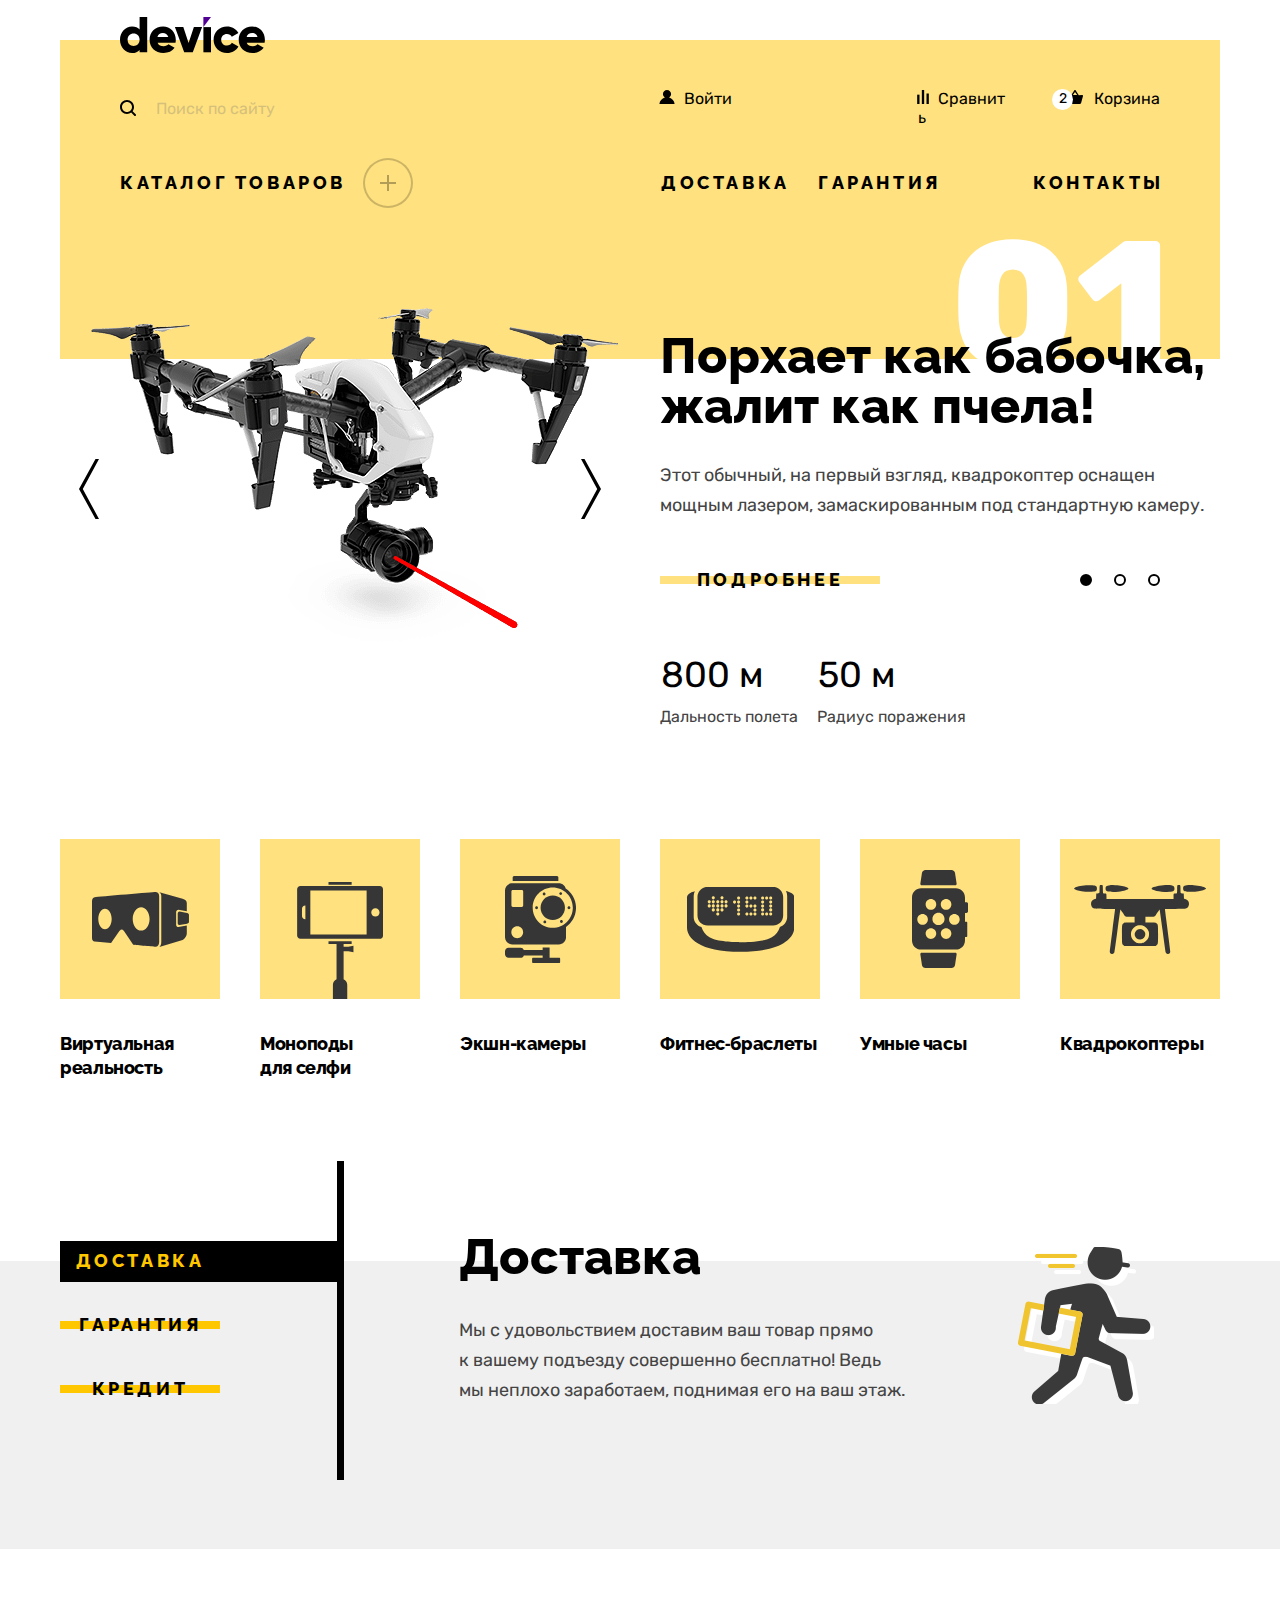
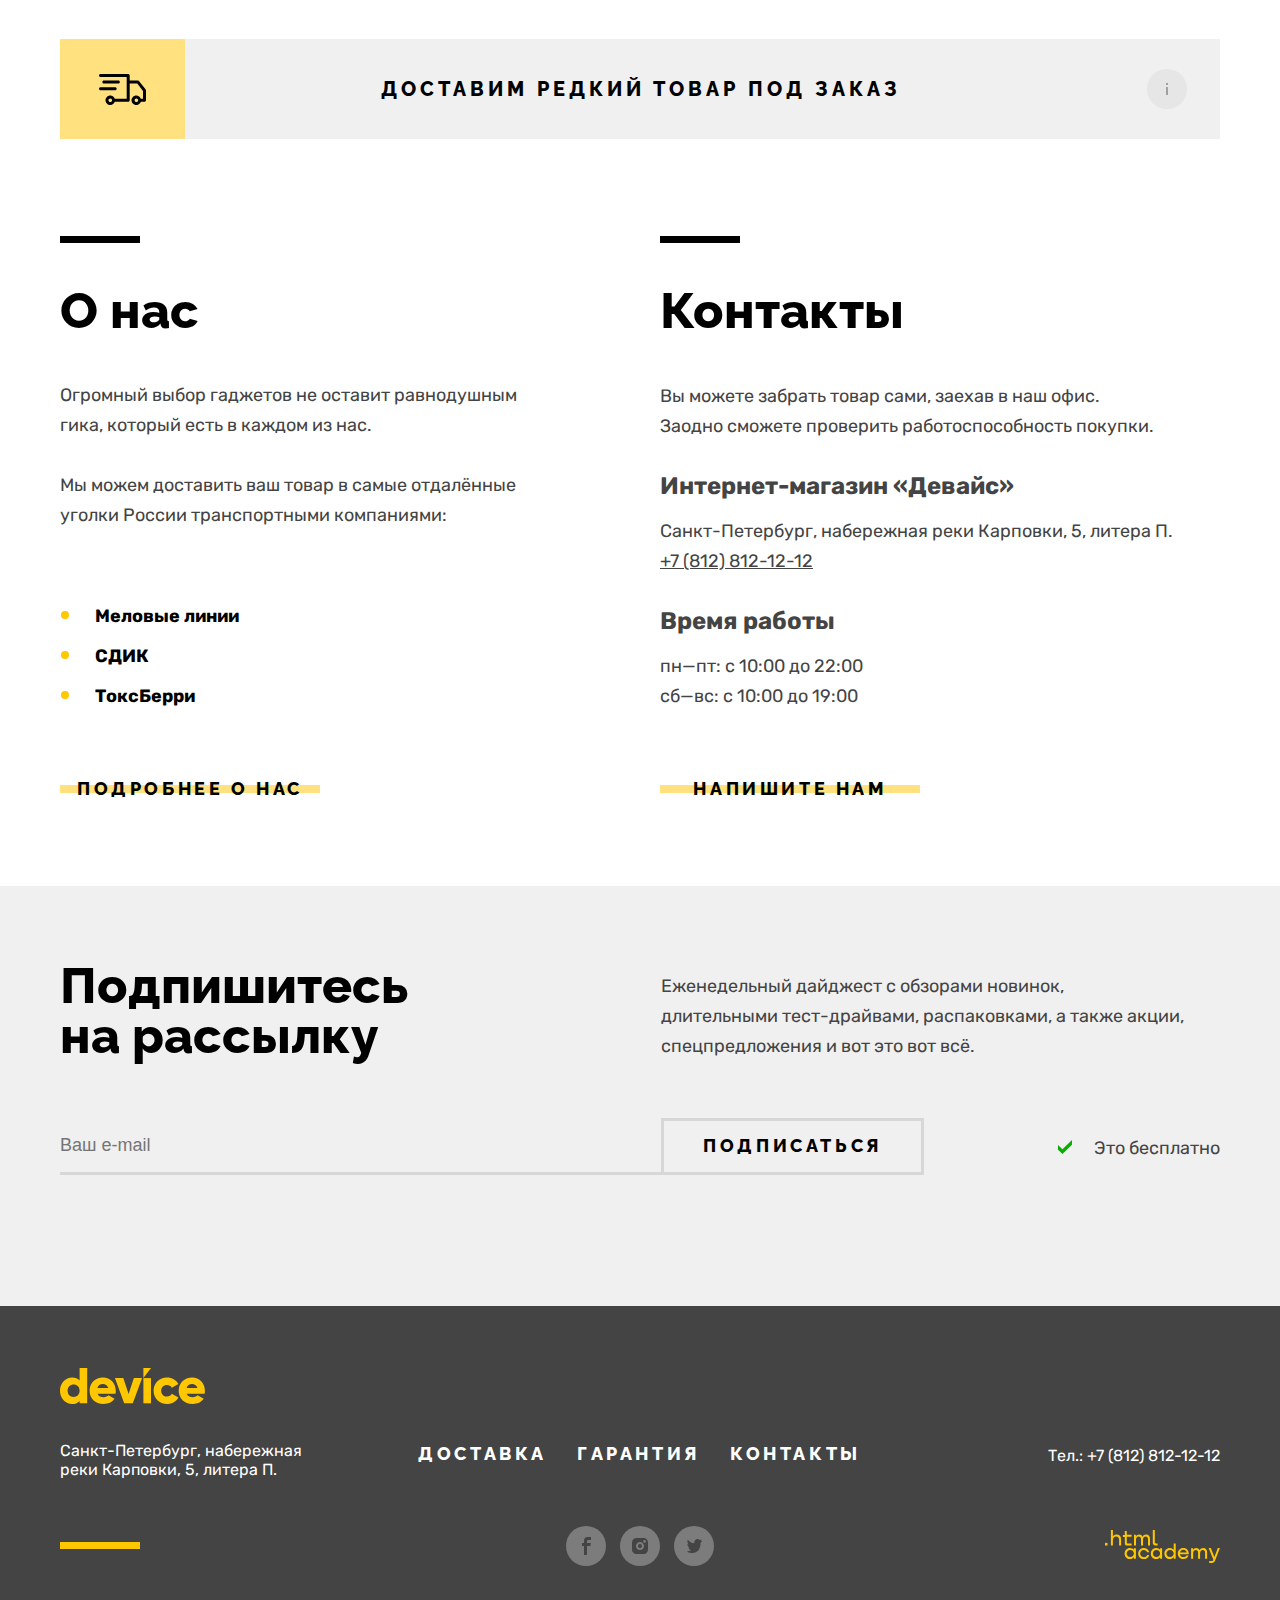
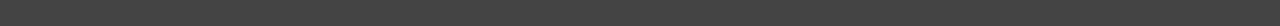
<file: index.html>
<!DOCTYPE html>
<html lang="ru">
  <head>
    <meta charset="utf-8">
    <title>
      HTML Academy: Девайс
    </title>
    <link rel="icon" type="image/x-icon" sizes="32x32" href="img/favicon.ico">
    <link rel="stylesheet" href="css/styles.css">
  </head>
  <body>
    <header class="page-header container">
      <a  class="logo-header" href="index.html" tabindex="0">
        <img src="img/logo.svg" width="145" height="36" alt="Логотип магазина Девайс.">
      </a>

      <nav class="navigation">
        <form class="search-form" method="get" action="https://echo.htmlacademy.ru/">
          <label class="search-icon"></label>
          <input class="reset-input search" name="search" type="search" placeholder="Поиск по сайту" tabindex="0" required>
          <button class="reset-input search-button" type="submit" tabindex="0">
            Найти
          </button>
        </form>

        <div class="right-items-navigation">
          <a class="navigation-user-link login-link" href="#" tabindex="0">
            <svg class="navigation-icon login-icon" aria-hidden="true" width="16" height="14">
              <use href="img/icons-sprite.svg#login"></use>
            </svg>
            Войти
          </a>

          <a class="navigation-user-link compare-link" href="#" tabindex="0">
            <svg class="navigation-icon compare-icon" aria-hidden="true" width="16" height="14">
              <use href="img/icons-sprite.svg#compare"></use>
            </svg>
              Сравнить
          </a>

          <div class="shopping-cart-container">
            <a class="navigation-user-link shopping-cart reset-input" href="#cart" tabindex="0">
              <svg class="navigation-icon shopping-icon" aria-hidden="true" width="16" height="14" >
                <use href="img/icons-sprite.svg#cart"></use>
              </svg>
              Корзина
            </a>

            <div id="cart" class="popover">
              <ol class="reset-list cart-list">
                <li class="cart-item">
                  <a class="cart-item-link" href="#" >
                    <img class="item-photo" src="img/product-1.jpg" width="41" height="43" alt="Товар Любительская селфи-палка в корзине.">
                    <p class="item-name">
                      Любительская селфи-палка
                    </p>
                  </a>
                  <button class="delete-button reset-input" type="button" >
                    <svg class="delete-item-icon" aria-hidden="true" width="11" height="11" fill="#FFFFFF">
                      <use href="img/icons-sprite.svg#catalog-plus"></use>
                    </svg>
                    <span class="visually-hidden">
                      Удалить товар из корзины
                    </span>
                  </button>
                </li>
                <li class="cart-item">
                  <a class="cart-item-link" href="#" >
                    <img class="item-photo" src="img/product-2.jpg" width="41" height="43" alt="Товар Профессиональная селфи-палка в корзине.">
                    <p class="item-name">
                      Профессиональная селфи-палка
                    </p>
                  </a>
                  <button class="delete-button reset-input" type="button" >
                    <svg class="delete-item-icon" aria-hidden="true" width="11" height="11" fill="#FFFFFF">
                      <use href="img/icons-sprite.svg#catalog-plus"></use>
                    </svg>
                    <span class="visually-hidden">
                      Удалить товар из корзины
                    </span>
                  </button>
                </li>
              </ol>

              <div class="cart-total">
                <p class="cart-total-item">
                  Товаров: 2
                </p>
                <p class="cart-total-item">
                  Сумма: 2000 ₽
                </p>
              </div>

              <div class="open-cart">
                <a class="buttons" href="#" >
                  Открыть корзину
                </a>
              </div>
            </div>
          </div>
        </div>

        <div class="catalog-menu-container">
          <a class="navigation-link catalog-link">
            Каталог товаров
          </a>
          <div class="subcatalog-container">
            <ul class="subcatalog reset-list">
              <li class="subcatalog-item subcatalog-vr">
                <a class="subcatalog-headlines" href="#" >
                  Виртуальная реальность
                </a>
              </li>
              <li class="subcatalog-item subcatalog-monopod">
                <a class="subcatalog-headlines" href="catalog.html" >
                  Моноподы для cелфи
                </a>
              </li>
              <li class="subcatalog-item subcatalog-action">
                <a class="subcatalog-headlines" href="#" >
                  Экшн-камеры
                </a>
              </li>
            </ul>
            <ul class="subcatalog reset-list">
              <li class="subcatalog-item subcatalog-bracelet">
                <a class="subcatalog-headlines" href="#" >
                  Фитнес-браслеты
                </a>
              </li>
              <li class="subcatalog-item subcatalog-watch">
                <a class="subcatalog-headlines" href="#" >
                  Умные часы
                </a>
              </li>
            </ul>
            <ul class="subcatalog reset-list">
              <li class="subcatalog-item subcatalog-kvadro">
                <a class="subcatalog-headlines" href="#" >
                  Квадрокоптеры
                </a>
              </li>
            </ul>
          </div>
        </div>


        <ul class="navigation-list reset-list">
          <li class="navigation-item navigation-item-delivery">
            <a class="navigation-link" href="#">
              Доставка
            </a>
          </li>
          <li class="navigation-item navigation-item-guarantee">
            <a class="navigation-link" href="#">
              Гарантия
            </a>
          </li>
          <li class="navigation-item navigation-item-contacts">
            <a class="navigation-link" href="#">
              Контакты
            </a>
          </li>
        </ul>
      </nav>
    </header>

    <main class="main-container">
      <h1 class="visually-hidden">
        Интернет магазин "Device".
      </h1>

      <div class="slider container">
        <div class="slider-container">
          <h2 class="visually-hidden">
            Наши предложения.
          </h2>

          <article class="slide selected-slide">
            <img class="slide-image" src="img/slider-1.png" width="560" height="560" alt="Квадрокоптер.">
            <div class="slider-description slider-1">
              <div class="slide-info">
                <h3  class="slider-tagline">
                  Порхает как бабочка, жалит как пчела!
                </h3 >
                <p class="slider-text">
                  Этот обычный, на первый взгляд, квадрокоптер оснащен мощным лазером, замаскированным под стандартную камеру.
                </p>
              </div>

              <div class="slider-more">
                <a class="buttons button-large" href="#">
                  Подробнее
                </a>
              </div>

              <table class="offers-description">
                <tr>
                  <td class="offers-quality">
                    800 м
                  </td>
                  <td class="offers-quality">
                    50 м
                  </td>
                </tr>
                <tr>
                  <td class="offers-characteristic">
                    Дальность полета
                  </td>
                  <td class="offers-characteristic">
                    Радиус поражения
                  </td>
                </tr>
              </table>
            </div>
          </article>

          <article class="slide">
            <img class="slide-image" src="img/slider-2.png" width="560" height="560" alt="Фитнес-браслет.">
            <div class="slider-description slider-2">
              <div class="slide-info">
                <h3  class="slider-tagline">
                  Худеем правильно!
                </h3 >
                <p class="slider-text">
                  Мотивирующие фитнес-браслеты помогут найти в себе силы не пропускать занятия и соблюдать диету.
                </p>
              </div>

              <div class="slider-more">
                <a class="buttons" href="#">
                  Подробнее
                </a>
              </div>

              <table class="offers-description">
                <tr>
                  <td class="offers-quality">
                    48 часов
                  </td>
                </tr>
                <tr>
                  <td class="offers-characteristic">
                    Без подзарядки
                  </td>
                </tr>
              </table>
            </div>
          </article>

          <article class="slide">
            <img class="slide-image" src="img/slider-3.png" width="560" height="560" alt="Селфи палка">
            <div class="slider-description slider-3">
              <div class="slide-info">
                <h3  class="slider-tagline">
                  Делай селфи, как Бен Стиллер!
                </h3 >
                <p class="slider-text">
                  Самая длинная палка для селфи доступна в нашем магазине. Восемь (Восемь, Карл!) метров длиной и весом всего 5 кг.
                </p>
              </div>

              <div class="slider-more">
                <a class="buttons" href="#">
                  Подробнее
                </a>
              </div>

              <table class="offers-description">
                <tr>
                  <td class="offers-quality">
                    8,5 м
                  </td>
                  <td class="offers-quality">
                    5 кг
                  </td>
                  <td class="offers-quality">
                    Карбон
                  </td>
                </tr>
                <tr class="offers-description-right">
                  <td class="offers-characteristic">
                    Длина палки
                  </td>
                  <td class="offers-characteristic">
                    Вес палки
                  </td>
                  <td class="offers-characteristic">
                    Материал
                  </td>
                </tr>
              </table>
            </div>
          </article>
        </div>

        <div class="slider-navigation">
          <button class="slider-button reset-input slider-button-prev" type="button" aria-label="Следующее предложение.">
          </button>

          <button class="slider-button reset-input slider-button-next" type="button" aria-label="Предыдущее предложение.">
          </button>
        </div>

        <ol class="slider-pagination reset-list">
          <li>
            <button class="slider-dot reset-input current-slide" type="button" aria-label="Первое предложение.">
            </button>
          </li>
          <li>
            <button class="slider-dot reset-input" type="button" aria-label="Второе предложение.">
            </button>
          </li>
          <li>
            <button class="slider-dot reset-input" type="button" aria-label="Третье предложение.">
            </button>
          </li>
        </ol>
      </div>


      <section class="catalog container">
        <h2 class="visually-hidden">
          Каталог.
        </h2>

        <ul class="catalog-list reset-list">
          <li class="catalog-item">
            <a class="menu-links vr" href="#" tabindex="0">
              Виртуальная реальность
            </a>
          </li>
          <li class="catalog-item">
            <a class="menu-links monopod" href="catalog.html" tabindex="0">
              Моноподы<br> для селфи
            </a>
          </li>
          <li class="catalog-item">
            <a class="menu-links actioncamera" href="#" tabindex="0">
              Экшн-камеры
            </a>
          </li>
          <li class="catalog-item">
            <a class="menu-links fitbracelet" href="#" tabindex="0">
              Фитнес&#8209;браслеты
            </a>
          </li>
          <li class="catalog-item">
            <a class="menu-links smartwatch" href="#" tabindex="0">
              Умные часы
            </a>
          </li>
          <li class="catalog-item">
            <a class="menu-links kvadro" href="#" tabindex="1">
              Квадрокоптеры
            </a>
          </li>
        </ul>
      </section>

      <div class="services-container-background">
        <section class="services container">
          <h2 class="visually-hidden">
            Услуги.
          </h2>

          <div class="services-container">
            <nav class="services-navigation">
              <ul class="services-list reset-list">
                <li class="services-item selected">
                  <button class="buttons-color reset-input" type="button" tabindex="0">
                    Доставка
                  </button>
                </li>
                <li class="services-item">
                  <button class="buttons-color reset-input" type="button" tabindex="0">
                    Гарантия
                  </button>
                </li>
                <li class="services-item">
                  <button class="buttons-color reset-input" type="button" tabindex="0">
                    Кредит
                  </button>
                </li>
              </ul>
            </nav>

            <div class="services-info-all">
              <div class="services-info selected delivery-icon">
                <h3 class="headlines services-headline">
                  Доставка
                </h3>
                <p class="services-description">
                  Мы с удовольствием доставим ваш товар прямо<br>
                  к вашему подъезду совершенно бесплатно! Ведь<br>
                  мы неплохо заработаем, поднимая его на ваш этаж.
                </p>
              </div>

              <div class="services-info visually-hidden  warranty-icon">
                <h3 class="headlines services-headline">
                  Гарантия
                </h3>
                <p class="services-description">
                  Если из-за возгорания купленного у нас товара у вас
                  сгорит дом — не переживайте, мы выдадим вам новый.
                  Товар, не дом, конечно же.
                </p>
              </div>

              <div class="services-info visually-hidden credit-icon">
                <h3 class="headlines services-headline">
                  Кредит
                </h3>
                <p class="services-description">
                  Залезть в долговую яму стало проще! Кредитные консультанты подберут для вас наиболее выгодные условия кредита.
                  Выгодные для банка, разумеется.
                </p>
              </div>
            </div>
          </div>
        </section>
      </div>

      <section class="delivery container">
        <a class="delivery-link" href="#modal" tabindex="0">
          <svg class="delivery-truck" aria-hidden="true" width="47" height="31">
            <use href="img/icons-sprite.svg#delivery-truck"></use>
          </svg>
          Доставим редкий товар под заказ
          <svg class="delivery-i" aria-hidden="true" width="2" height="12">
            <use href="img/icons-sprite.svg#delivery-i"></use>
          </svg>
        </a>
      </section>

      <div class="info container">
        <section class="about-us">
          <h2 class="headlines headline-info">
            О нас
          </h2>

          <div class="about-us-information">
            <p>
              Огромный выбор гаджетов не оставит равнодушным гика, который есть в каждом из нас.
            </p>
            <p class="about-info-p">
              Мы можем доставить ваш товар в самые отдалённые уголки России транспортными компаниями:
            </p>
          </div>

          <ul class="delivery-list reset-list">
            <li class="delivery-item">
              Меловые линии
            </li>
            <li class="delivery-item">
              СДИК
            </li>
            <li class="delivery-item">
              ТоксБерри
            </li>
          </ul>

          <div class="about-us-button">
            <a class="buttons" href="#" tabindex="0">
              Подробнее о нас
            </a>
          </div>
        </section>

        <section class="contacts">
          <h2 class="headlines headline-info">
            Контакты
          </h2>

          <p class="contacts-info">
            Вы можете забрать товар сами, заехав в наш офис. <br>
            Заодно сможете проверить работоспособность покупки.
          </p>

          <h3 class="contacts-headline">
            Интернет-магазин «Девайс»
          </h3>
          <address class="contacts-address">
            <p class="contacts-info-address">
              Санкт-Петербург, набережная реки Карповки, 5, литера П.
            </p>
            <a class="contacts-info tel" href="tel:+78128121212" tabindex="0">
              +7 (812) 812-12-12
            </a>
          </address>

          <h3 class="contacts-headline">
            Время работы
          </h3>

          <p class="working-hours">
            пн—пт: с 10:00 до 22:00<br>
            сб—вс: с 10:00 до 19:00
          </p>

          <div class="write-button">
            <a class="buttons" href="#" tabindex="0">
              Напишите нам
            </a>
          </div>
        </section>
      </div>

      <div class="subscribe-container-background">
        <section class="subscribe container">
          <form class="subscribe-form" action="https://echo.htmlacademy.ru/" method="Post">
            <h2 class="headlines">
              Подпишитесь <br>
              на рассылку
            </h2>

            <p class="subscribe-info">
              Еженедельный дайджест с обзорами новинок,<br>
              длительными тест-драйвами, распаковками, а также акции, спецпредложения и вот это вот всё.
            </p>

            <input class="subscribe-email reset-input" type="email" name="subscribe-email" placeholder="Ваш e-mail" tabindex="0" required>
                <!-- Чтобы отобразить сообщение об ошибке, нужно добавить класс "subscribe-email-error"  -->

            <input class="buttons subscribe-submit" type="submit" tabindex="0" value="Подписаться">
            <p class="subscribe-free">
              Это бесплатно
            </p>
          </form>
        </section>
      </div>
    </main>

    <footer class="page-footer">
      <div class="footer-container container">
        <a class="footer-logo" href="index.html" tabindex="0">
          <img src="img/logo-footer.svg" width="145" height="36" alt="Логотип магазина Девайс.">
        </a>

        <address class="address-footer">
          Санкт-Петербург, набережная<br>
          реки Карповки, 5, литера П.
        </address>

        <nav class="navigation-footer">
          <ul class="footer-navigation-list reset-list">
            <li class="footer-navigation-item">
              <a class="footer-navigation-link navigation-link" href="#" tabindex="0">
                Доставка
              </a>
            </li>
            <li class="footer-navigation-item">
              <a class="footer-navigation-link navigation-link" href="#" tabindex="0">
                Гарантия
              </a>
            </li>
            <li class="footer-navigation-item">
              <a class="footer-navigation-link navigation-link" href="#" tabindex="0">
                Контакты
              </a>
            </li>
          </ul>
        </nav>

        <a class="footer-tel" href="tel:+78128121212" tabindex="0">
          Тел.: +7 (812) 812-12-12
        </a>


        <h2 class="visually-hidden">
          Мы в социальных сетях.
        </h2>
        <ul class="social-media-list reset-list">
          <li class="social-media-item">
            <a class="social-media-links" href="https://www.facebook.com/htmlacademy" target="_blank" tabindex="0">
              <svg class="social-icons facebook-icon" aria-hidden="true" width="9" height="18" fill="#444444">
                <use href="img/icons-sprite.svg#facebook"></use>
              </svg>
              <span class="visually-hidden">
                Ссылка на нашу страницу в Facebook.
              </span>
            </a>
          </li>
          <li class="social-media-item">
            <a class="social-media-links" href="https://www.instagram.com/htmlacademy" target="_blank" tabindex="0">
              <svg class=" social-icons instagram-icon" aria-hidden="true" width="16" height="16" fill="#444444">
                <use href="img/icons-sprite.svg#instagram"></use>
              </svg>
              <span class="visually-hidden">
                Ссылка на нашу страницу в Instagram.
              </span>
            </a>
          </li>
          <li class="social-media-item">
            <a class="social-media-links" href="https://twitter.com/htmlacademy_ru" target="_blank" tabindex="0">
              <svg class="social-icons twitter-icon" aria-hidden="true" width="15" height="14" fill="#444444">
                <use href="img/icons-sprite.svg#twitter"></use>
              </svg>
              <span class="visually-hidden">
                Ссылка на нашу страницу в Twitter.
              </span>
            </a>
          </li>
        </ul>

        <a class="htmlacademy-link" href="https://htmlacademy.ru/" tabindex="0">
          <svg class="html-icon" aria-hidden="true" width="115" height="33" fill="#FFC700">
            <use href="img/icons-sprite.svg#html-icon"></use>
          </svg>
          <span class="visually-hidden">
            Разработано в HTML-academy.
          </span>
        </a>
      </div>
    </footer>

    <div class="modal-container modal-container-close" id="modal">
      <div class="modal modal-delivery">

        <h2 class="headlines">
          Доставка под заказ
        </h2>

        <button class="modal-close-button reset-input" type="button" tabindex="0">
          <svg class="close-button" aria-hidden="true" width="26" height="26" fill="#000000">
            <use href="img/icons-sprite.svg#catalog-plus"></use>
          </svg>
          <span class="visually-hidden">
            Закрыть
          </span>
        </button>

        <form class="delivery-form" action="https://echo.htmlacademy.ru/" method="Post">
          <div class="delivery-form-container">
          <div class="delivery-group delivery-name">
            <label class="delivery-label" for="delivery-name">
              Ваше имя:
            </label>
            <div class="delivery-input-container name-container">
              <input class="reset-input modal-inputs delivery-name-input" type="text" id="delivery-name" name="delivery-name" placeholder="Имя Фамилия" tabindex="0" required>
                  <!-- При ошибке  будет появляться класс "modal-input-error"  -->
              <span class="input-info">
                Пожалуйста, представьтесь
              </span>
              <svg class="delivery-input-icon" aria-hidden="true"   width="16" height="14">
                <use href="img/icons-sprite.svg#login"></use>
              </svg>
            </div>
          </div>

          <div class="delivery-group delivery-email">
            <label class="delivery-label" for="delivery-email">
              Ваш e-mail:
            </label>
            <div class="delivery-input-container">
              <input class="reset-input modal-inputs delivery-email-input" type="email" id="delivery-email" name="delivery-email" placeholder="Введите e-mail" tabindex="0" required>
                <!-- Чтобы отобразить сообщение об ошибке, нужно добавить класс "modal-input-error"
                    Если адрес заполнен корректно, то нужно добавить класс "modal-input-valid"-->
              <span class="input-info">
                Забавный у вас адрес
              </span>
              <svg class="delivery-input-icon" aria-hidden="true"   width="15" height="12">
                <use href="img/icons-sprite.svg#delivery-email"></use>
              </svg>
            </div>
          </div>

          <div class="delivery-group delivery-goods">
            <label class="delivery-label" for="delivery-goods">
              Что нужно привезти:
            </label>
            <input class="modal-inputs reset-input" type="text" id="delivery-goods" name="delivery-goods" placeholder="В свободной форме" tabindex="0">
          </div>

          <div class="delivery-group delivery-number">
            <span class="delivery-number-container">
              <label class="delivery-label" for="delivery-total">
                Количество:
              </label>
              <button class="delivery-info-number" type="button">
                <span class="visually-hidden">
                  Посмотреть дополнительную информацию
                </span>
              </button>
            </span>

            <div class="delivery-total-container">
            <input class="reset-input modal-inputs delivery-total-input" id="delivery-total" name="number" type="number" value="1" min="1" step="1" tabindex="0">

            <div class="delivery-button-container">
              <button class="total-button reset-input" type="button" tabindex="0">
                <span class="visually-hidden">
                  Уменьшить количество товара
                </span>
                <svg class="minus-delivery-icon" aria-hidden="true" width="16" height="16">
                  <use href="img/icons-sprite.svg#catalog-minus"></use>
                </svg>
              </button>

              <button class="total-button reset-input" type="button" tabindex="0">
                <span class="visually-hidden">
                  Увеличить количество товара
                </span>
                <svg class="plus-delivery-icon" aria-hidden="true" width="16" height="16">
                  <use href="img/icons-sprite.svg#catalog-plus"></use>
                </svg>
              </button>
            </div>
            </div>
          </div>
        </div>

          <div class="delivery-send">
            <button class="buttons reset-input" type="submit" tabindex="0">
              Отправить
            </button>
          </div>
        </form>
      </div>
    </div>

  </body>
</html>
</file>
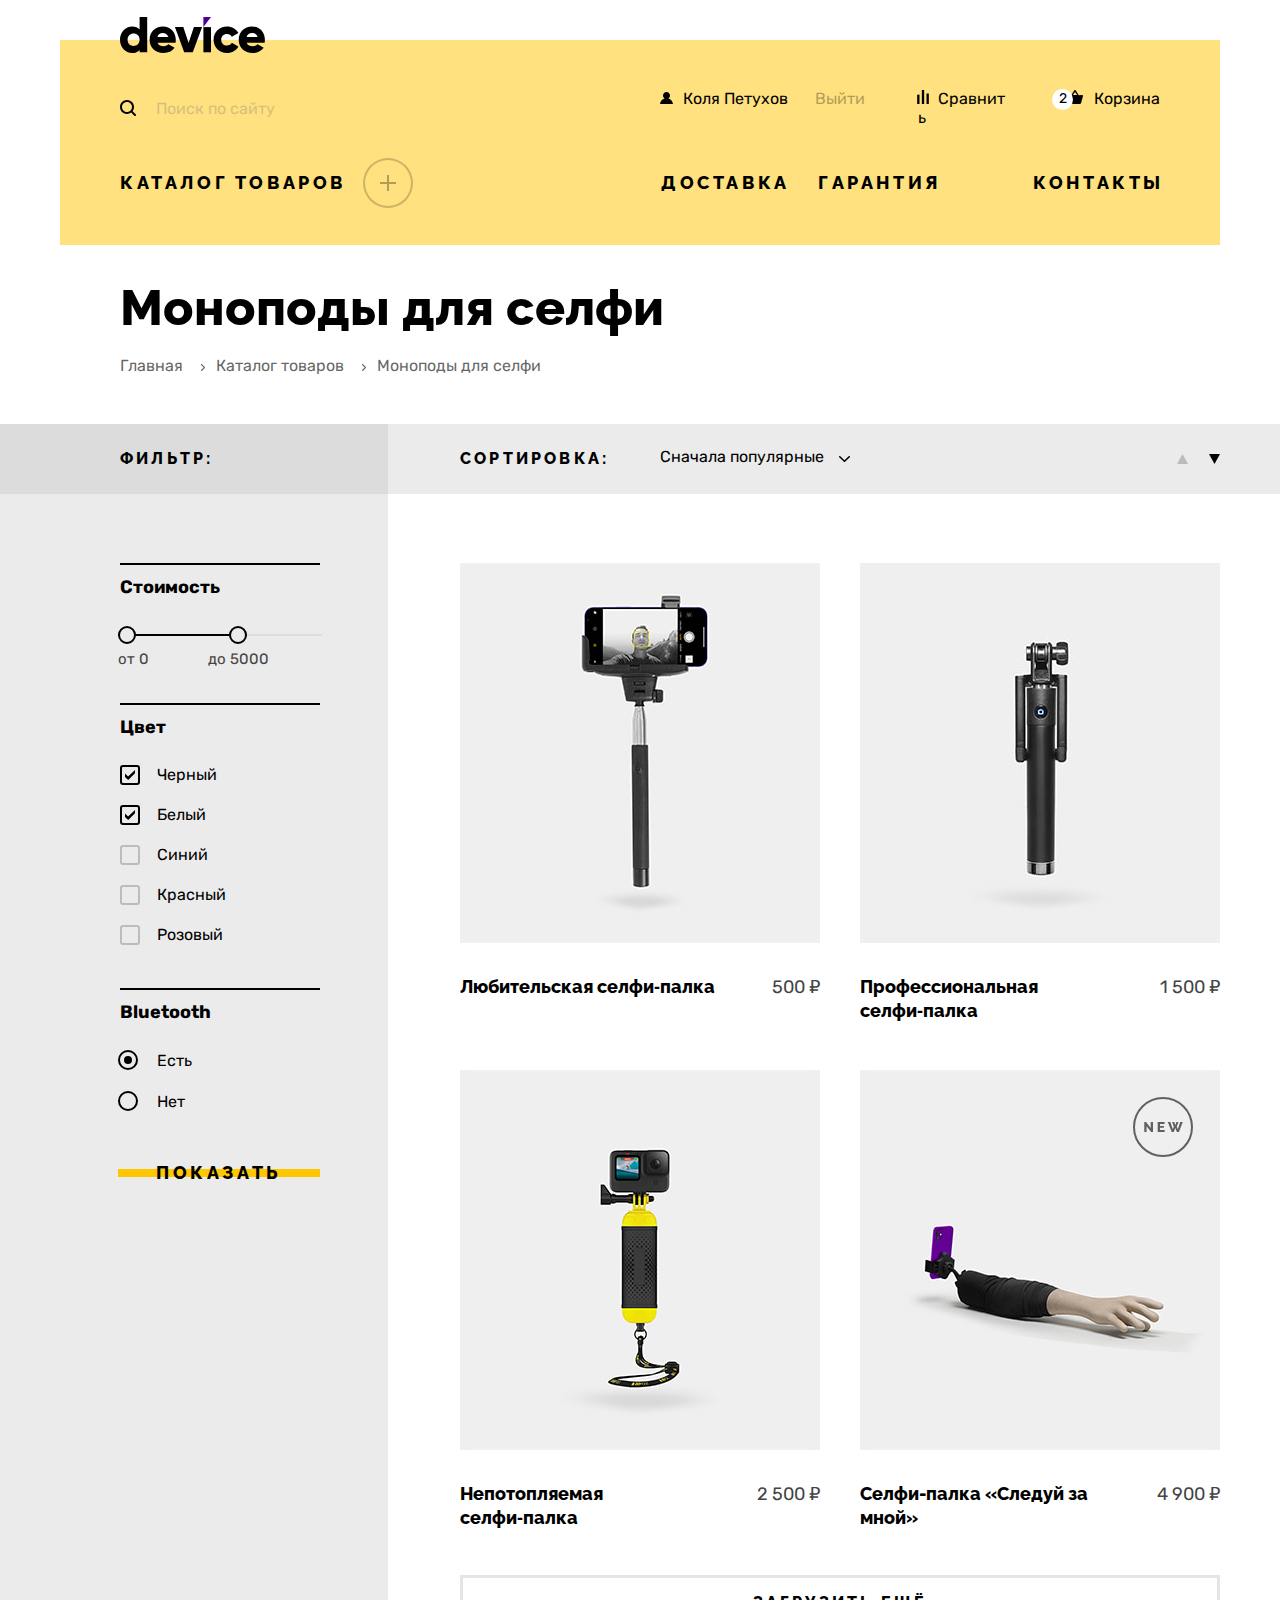
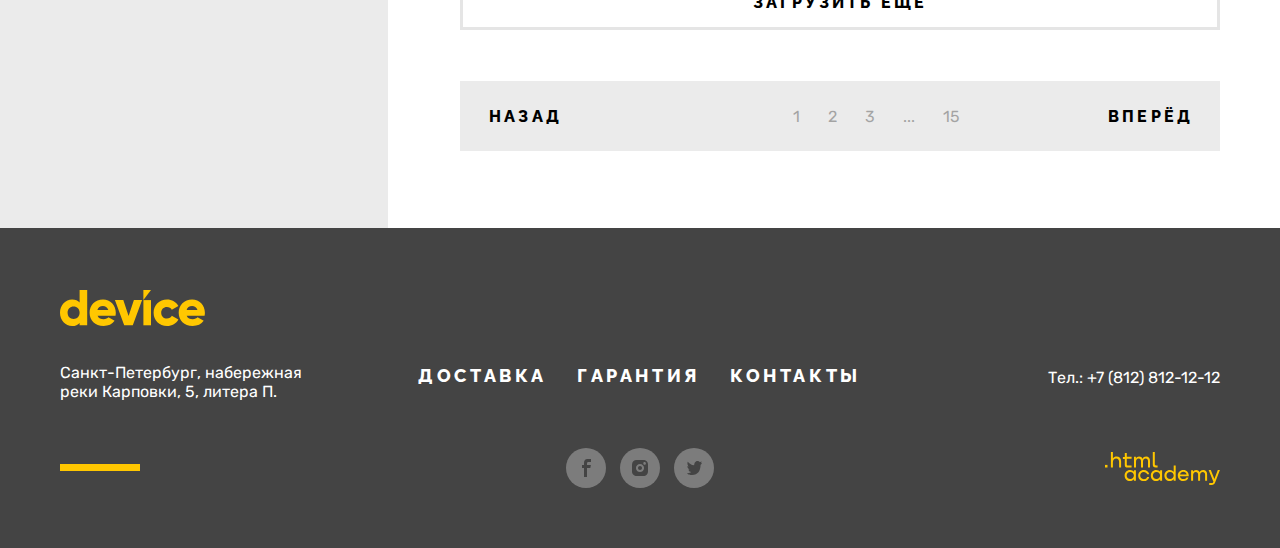
<file: catalog.html>
<!DOCTYPE html>
<html lang="ru">
  <head>
    <meta charset="utf-8">
    <title>
      HTML Academy: Девайс
    </title>
    <link rel="icon" type="image/x-icon" sizes="32x32" href="img/favicon.ico">
    <link rel="stylesheet" href="css/styles.css">
  </head>

  <body>
    <header class="page-header container">
      <a class="logo-header" href="index.html" tabindex="0">
        <img src="img/logo.svg" width="145" height="36" alt="Логотип магазина Девайс.">
      </a>

      <nav class="navigation">
        <form class="search-form" method="get" action="https://echo.htmlacademy.ru/">
          <label class="search-icon"></label>
          <input class="reset-input search" name="search" type="search" placeholder="Поиск по сайту">
          <button class="reset-input search-button" type="submit" tabindex="0">
            Найти
          </button>
        </form>

        <div class="right-items-navigation">
          <a class="navigation-user-link enter-login-link" href="#" tabindex="0">
            <svg class="navigation-icon" aria-hidden="true" width="13" height="12" >
              <use href="img/icons-sprite.svg#login"></use>
            </svg>
            Коля Петухов
          </a>

          <button class="navigation-user-link logout reset-input" type="button" tabindex="0">
            Выйти
          </button>

          <a class="navigation-user-link compare-link" href="#" tabindex="0">
            <svg class="navigation-icon compare-icon" aria-hidden="true" width="16" height="14" >
              <use href="img/icons-sprite.svg#compare"></use>
            </svg>
            Сравнить
          </a>

          <div class="shopping-cart-container">
            <a class="navigation-user-link shopping-cart reset-input" href="#cart" tabindex="0">
              <svg class="navigation-icon shopping-icon" aria-hidden="true" width="16" height="14" >
                <use href="img/icons-sprite.svg#cart"></use>
              </svg>
              Корзина
            </a>

            <div id="cart" class="popover">
              <ol class="reset-list cart-list">
                <li class="cart-item">
                  <a class="cart-item-link" href="#" tabindex="0">
                    <img class="item-photo" src="img/product-1.jpg" width="41" height="43" alt="Товар Любительская селфи-палка в корзине.">
                    <p class="item-name">
                      Любительская селфи-палка
                    </p>
                  </a>
                  <button class="delete-button reset-input" type="button" tabindex="0">
                    <svg class="delete-item-icon" aria-hidden="true" width="11" height="11" fill="#FFFFFF">
                      <use href="img/icons-sprite.svg#catalog-plus"></use>
                    </svg>
                    <span class="visually-hidden">
                      Удалить товар из корзины
                    </span>
                  </button>
                </li>
                <li class="cart-item">
                  <a class="cart-item-link" href="#" tabindex="0">
                    <img class="item-photo" src="img/product-2.jpg" width="41" height="43" alt="Товар Профессиональная селфи-палка в корзине.">
                    <p class="item-name">
                      Профессиональная селфи-палка
                    </p>
                  </a>
                  <button class="delete-button reset-input" type="button" tabindex="0">
                    <svg class="delete-item-icon" aria-hidden="true" width="11" height="11" fill="#FFFFFF">
                      <use href="img/icons-sprite.svg#catalog-plus"></use>
                    </svg>
                    <span class="visually-hidden">
                      Удалить из корзины
                    </span>
                  </button>
                </li>
              </ol>

              <div class="cart-total">
                <p>
                  Товаров: 2
                </p>
                <p>
                  Сумма: 2000 ₽
                </p>
              </div>

              <div class="open-cart">
                <a class="buttons" href="#" tabindex="0">
                  Открыть корзину
                </a>
              </div>
            </div>
          </div>
        </div>


        <div class="catalog-menu-container">
          <a class="navigation-link catalog-link" tabindex="0">
            Каталог товаров
          </a>
          <div class="subcatalog-container">
            <ul class="subcatalog reset-list">
              <li class="subcatalog-item subcatalog-vr">
                <a class="subcatalog-headlines" href="#" tabindex="0">
                  Виртуальная реальность
                </a>
              </li>
              <li class="subcatalog-item subcatalog-monopod">
                <a class="subcatalog-headlines" href="#" tabindex="0">
                  Моноподы для cелфи
                </a>
              </li>
              <li class="subcatalog-item subcatalog-action">
                <a class="subcatalog-headlines" href="#" tabindex="0">
                  Экшн-камеры
                </a>
              </li>
            </ul>
            <ul class="subcatalog reset-list">
              <li class="subcatalog-item subcatalog-bracelet">
                <a class="subcatalog-headlines" href="#" tabindex="0">
                  Фитнес-браслеты
                </a>
              </li>
              <li class="subcatalog-item subcatalog-watch">
                <a class="subcatalog-headlines" href="#" tabindex="0">
                  Умные часы
                </a>
              </li>
            </ul>
            <ul class="subcatalog reset-list">
              <li class="subcatalog-item subcatalog-kvadro">
                <a class="subcatalog-headlines" href="#" tabindex="0">
                  Квадрокоптеры
                </a>
              </li>
            </ul>
          </div>
        </div>


        <ul class="navigation-list reset-list">
          <li class="navigation-item navigation-item-delivery">
            <a class="navigation-link" href="#" tabindex="0">
              Доставка
            </a>
          </li>
          <li class="navigation-item navigation-item-guarantee">
            <a class="navigation-link" href="#" tabindex="0">
              Гарантия
            </a>
          </li>
          <li class="navigation-item navigation-item-contacts">
            <a class="navigation-link" href="#" tabindex="0">
              Контакты
            </a>
          </li>
        </ul>
      </nav>
    </header>

    <main class="main-container">
      <h1 class="visually-hidden">
        Интернет магазин "Device" - Каталог товаров.
      </h1>
      <div class="headline-and-breadcrumbs container">
        <h2 class="headlines">
          Моноподы для селфи
        </h2>

        <ul class="breadcrumbs reset-list">
          <li class="breadcrumbs-item">
            <a class="breadcrumbs-link" href="index.html" tabindex="0">
              Главная
            </a>
          </li>
          <li class="breadcrumbs-item">
            <a class="breadcrumbs-link" href="catalog.html" tabindex="0">
              Каталог товаров
            </a>
          </li>
          <li class="breadcrumbs-item">
            <a class="breadcrumbs-link" href="#" tabindex="0">
              Моноподы для селфи
            </a>
          </li>
        </ul>
      </div>

      <div class="catalog-container">
        <aside class="catalog-container-left">
          <div class="filter-headline-background">
            <h3 class="catalog-headline filter-headline">
              Фильтр:
            </h3>
          </div>

          <div class="filter-container-background">
            <div class="filter-container">
              <form class="catalog-filter" action="https://echo.htmlacademy.ru/" method="get">
                <fieldset class="filters-input reset-input">
                  <legend class="filter-legend">
                    Стоимость
                  </legend>
                  <div class="range">
                    <div class="range-scale">
                      <div class="range-bar" style="left: 0px; width: 120px">
                        <div class="min-price-container">
                          <span class="visually-hidden">
                            Изменить минимальную цену.
                          </span>
                          <input class="range-input reset-input" id="price-min" type="range" name="min-price" min="0" step="1" max="10000" value="0" tabindex="0" style="width: 150px">
                          <label class="catalog-filter-label" for="price-min">
                            от 0
                          </label>
                        </div>

                        <div class="max-price-container">
                          <span class="visually-hidden">
                            Изменить максимальную цену.
                          </span>
                            <input class="range-input reset-input" id="price-max" type="range" name="max-price" min="0" step="1" max="10000" value="5000" tabindex="0" style="width: 150px">
                            <label class="catalog-filter-label" for="price-max">
                              до 5000
                            </label>
                        </div>
                      </div>
                    </div>
                  </div>
                </fieldset>

                <fieldset class="color reset-input">
                  <legend class="filter-legend">
                      Цвет
                  </legend>

                  <ul class="filter-list-color reset-list">
                    <li class="filter-color-item">
                      <label class="color-label">
                        <input class="visually-hidden color-input" type="checkbox" name="color[]" value="black" tabindex="0" checked>
                        <span class="filter-items">
                          Черный
                        </span>
                      </label>
                    </li>
                    <li class="filter-color-item">
                      <label class="color-label">
                        <input class="visually-hidden color-input" type="checkbox"  name="color[]" value="white" tabindex="0" checked>
                        <span class="filter-items">
                          Белый
                        </span>
                      </label>
                    </li>
                    <li class="filter-color-item">
                      <label class="color-label">
                        <input class="visually-hidden color-input" type="checkbox"  name="color[]" value="blue" tabindex="0">
                        <span class="filter-items">
                          Синий
                        </span>
                      </label>
                    </li>
                    <li class="filter-color-item">
                      <label class="color-label">
                        <input class="visually-hidden color-input" type="checkbox"  name="color[]" value="red" tabindex="0">
                        <span class="filter-items">
                          Красный
                        </span>
                      </label>
                    </li>
                    <li class="filter-color-item">
                      <label class="color-label">
                        <input class="visually-hidden color-input" type="checkbox"  name="color[]" value="pink" tabindex="0">
                        <span class="filter-items">
                          Розовый
                        </span>
                      </label>
                    </li>
                  </ul>
                </fieldset>

                <fieldset class="bluetooth reset-input">
                  <legend class="filter-legend">
                    Bluetooth
                  </legend>

                  <ul class="filter-bluetooth reset-list">
                    <li class="filter-bluetooth-items">
                      <label class="bluetooth-label">
                      <input class="visually-hidden bluetooth-input reset-input" type="radio" value="yes" name="bluetooth-radio" tabindex="0" checked>
                      <span class="bluetooth-mark"></span>
                      <span class="filter-items bluetooth-button">
                          Есть
                      </span>
                      </label>
                    </li>
                    <li class="filter-bluetooth-items">
                      <label class="bluetooth-label">
                      <input class="visually-hidden bluetooth-input reset-input" type="radio" value="no" tabindex="0" name="bluetooth-radio">
                      <span class="bluetooth-mark"></span>
                      <span class="filter-items bluetooth-button">
                          Нет
                      </span>
                      </label>
                    </li>
                  </ul>
                </fieldset>

                <div class="show-button">
                  <button class="buttons-color reset-input" type="submit" tabindex="0">
                    Показать
                  </button>
                </div>
              </form>
            </div>
          </div>
        </aside>


        <div class="catalog-container-right">
          <div class="sorting-container">
            <aside class="sorting">
              <h3 class="catalog-headline">
                Сортировка:
              </h3>
              <form class="sorting-value" method="get" action="https://echo.htmlacademy.ru/">
                <select class="sorting-list reset-input" tabindex="0">
                  <option value="popular">
                    Сначала популярные
                  </option>
                  <option value="cheap">
                    Сначала дешёвое
                  </option>
                  <option value="expensive">
                    Сначала дорогое
                  </option>
                </select>
              </form>


              <div class="sorting-buttons-container">
                <button class="sorting-button reset-input" type="button">
                  <span class="visually-hidden">
                    Отсортировать от меньшего к большему
                  </span>
                  <svg class="sorting-icon sorting-up" aria-hidden="true" width="11" height="10">
                    <use href="img/icons-sprite.svg#sort"></use>
                  </svg>
                </button>

                <button class="sorting-button reset-input checked" type="button">
                  <span class="visually-hidden">
                    Отсортировать от большего к меньшему
                  </span>
                  <svg class="sorting-icon sorting-down" aria-hidden="true" width="11" height="10">
                    <use href="img/icons-sprite.svg#sort"></use>
                  </svg>
                </button>
              </div>

            </aside>
          </div>


          <div class="main-catalog-container">
          <section class="product-card-all">
            <h2 class="visually-hidden">
              Товары:
            </h2>

            <ul class="product-card-list reset-list">
              <li>
                <div class="product-card">
                  <a class="product-card-link" href="#" tabindex="0">
                    <div class="product">
                      <div class="product-card-image-container">
                        <img class="product-card-image" src="img/product-1.jpg" width="360" height="380" alt="Любительская селфи-палка">
                      </div>
                      <h3 class="product-card-name headlines">
                        Любительская селфи&#8209;палка
                      </h3>
                      <span class="product-cart-price">
                        500 ₽
                      </span>
                    </div>
                  </a>
                </div>
              </li>
              <li>
                <div class="product-card">
                  <a class="product-card-link" href="#" tabindex="0">
                    <div class="product">
                      <div class="product-card-image-container">
                        <img class="product-card-image" src="img/product-2.jpg" width="360" height="380" alt="Профессиональная селфи-палка">
                      </div>
                      <h3 class="product-card-name headlines">
                        Профессиональная селфи&#8209;палка
                      </h3>
                      <span class="product-cart-price">
                        1 500 ₽
                      </span>
                    </div>
                  </a>
                </div>
              </li>
              <li>
                <div class="product-card">
                  <a class="product-card-link" href="#" tabindex="0">
                    <div class="product">
                      <div class="product-card-image-container">
                        <img class="product-card-image" src="img/product-3.jpg" width="360" height="380" alt="Непотопляемая селфи-палка">
                      </div>
                      <h3 class="product-card-name headlines">
                        Непотопляемая селфи&#8209;палка
                      </h3>
                      <span class="product-cart-price">
                        2 500 ₽
                      </span>
                    </div>
                  </a>
                </div>
              </li>
              <li>
                <div class="product-card is-new">
                  <a class="product-card-link" href="#" tabindex="0">
                    <div class="product">
                      <div class="product-card-image-container">
                        <img class="product-card-image" src="img/product-4.jpg" width="360" height="380" alt="Селфи-палка в форме руки">
                      </div>
                      <h3 class="product-card-name headlines">
                        Селфи-палка «Следуй за мной»
                      </h3>
                      <span class="product-cart-price">
                        4 900 ₽
                      </span>
                    </div>
                  </a>
                </div>
              </li>
            </ul>
          </section>

          <section class="pagination">
            <button class="catalog-headline show-more-button" type="button" tabindex="0">
              Загрузить ещё
            </button>

            <nav class="pagination-navigation">
              <a class="catalog-headline pagination-back" href="#" tabindex="0">
                Назад
                <span class="visually-hidden">
                  Предыдущая страница
                  </span>
                <!-- Отступ в 189px использован, чтобы соответствовать макету. Но при переполнении контента его лучше убрать -->
              </a>

              <ul class="pagination-list reset-list">
                <li class="pagination-item">
                  <a class="pagination-link pagination-item-current" href="#" tabindex="0">
                    1
                  </a>
                </li>
                <li class="pagination-item">
                  <a class="pagination-link" href="#" tabindex="0">
                    2
                  </a>
                </li>
                <li class="pagination-item">
                  <a class="pagination-link" href="#" tabindex="0">
                    3
                  </a>
                </li>
                <li class="pagination-item">
                  <span class="pagination-link">
                    ...
                  </span>
                </li>
                <li class="pagination-item">
                  <a class="pagination-link" href="#" tabindex="0">
                    15
                  </a>
                </li>
              </ul>

              <a class="catalog-headline pagination-next" href="#" tabindex="0">
                Вперёд
                  <span class="visually-hidden">
                    Следующая страница
                  </span>
              </a>
            </nav>
          </section>
          </div>
        </div>
      </div>
    </main>

    <footer class="page-footer">
      <div class="footer-container container">
        <a class="footer-logo" href="index.html" tabindex="0">
          <img src="img/logo-footer.svg" width="145" height="36" alt="Логотип магазина Девайс.">
        </a>

        <address class="address-footer">
          Санкт-Петербург, набережная<br>
          реки Карповки, 5, литера П.
        </address>

        <nav class="navigation-footer">
          <ul class="footer-navigation-list reset-list">
            <li class="footer-navigation-item">
              <a class="footer-navigation-link navigation-link" href="#" tabindex="0">
                Доставка
              </a>
            </li>
            <li class="footer-navigation-item">
              <a class="footer-navigation-link navigation-link" href="#" tabindex="0">
                Гарантия
              </a>
            </li>
            <li class="footer-navigation-item">
              <a class="footer-navigation-link navigation-link" href="#" tabindex="0">
                Контакты
              </a>
            </li>
          </ul>
        </nav>

        <a class="footer-tel" href="tel:+78128121212" tabindex="0">
          Тел.: +7 (812) 812-12-12
        </a>


        <h2 class="visually-hidden">
          Мы в социальных сетях.
        </h2>
        <ul class="social-media-list reset-list">
          <li class="social-media-item">
            <a class="social-media-links" href="https://www.facebook.com/htmlacademy" target="_blank" tabindex="0">
              <svg class="social-icons facebook-icon" aria-hidden="true" width="9" height="18" fill="#444444">
                <use href="img/icons-sprite.svg#facebook"></use>
              </svg>
              <span class="visually-hidden">
                Ссылка на нашу страницу в Facebook.
              </span>
            </a>
          </li>
          <li class="social-media-item">
            <a class="social-media-links" href="https://www.instagram.com/htmlacademy" target="_blank" tabindex="0">
              <svg class=" social-icons instagram-icon" aria-hidden="true" width="16" height="16" fill="#444444">
                <use href="img/icons-sprite.svg#instagram"></use>
              </svg>
              <span class="visually-hidden">
                Ссылка на нашу страницу в Instagram.
              </span>
            </a>
          </li>
          <li class="social-media-item">
            <a class="social-media-links" href="https://twitter.com/htmlacademy_ru" target="_blank" tabindex="0">
              <svg class="social-icons twitter-icon" aria-hidden="true" width="15" height="14" fill="#444444">
                <use href="img/icons-sprite.svg#twitter"></use>
              </svg>
              <span class="visually-hidden">
                Ссылка на нашу страницу в Twitter.
              </span>
            </a>
          </li>
        </ul>

        <a class="htmlacademy-link" href="https://htmlacademy.ru/" tabindex="0">
          <svg class="html-icon" aria-hidden="true" width="115" height="33" fill="#FFC700">
            <use href="img/icons-sprite.svg#html-icon"></use>
          </svg>
          <span class="visually-hidden">
            Разработано в HTML-academy.
          </span>
        </a>
      </div>
    </footer>
  </body>
</html>
</file>
<file: css/styles.css>
@font-face {
  font-family: "Rubik";
  font-style: normal;
  font-weight: 400;
  src: url("../fonts/rubik/rubik-400.woff2") format("woff2");
  font-display: swap;
}

@font-face {
  font-family: "Rubik";
  font-style: normal;
  font-weight: 700;
  src: url("../fonts/rubik/rubik-700.woff2") format("woff2");
  font-display: swap;
}

@font-face {
  font-family: "Rubik";
  font-style: normal;
  font-weight: 800;
  src: url("../fonts/rubik/rubik-800.woff2") format("woff2");
  font-display: swap;
}

@font-face {
  font-family: "Raleway";
  font-style: normal;
  font-weight: 800;
  src: url("../fonts/raleway/raleway-800.woff2") format("woff2");
  font-display: swap;
}

*,
*::before,
*::after {
  box-sizing: border-box;
}

html {
  height: 100%;
}

body {
  margin: 0;
  min-height: 100%;
  min-width: 1160px;
  display: flex;
  flex-direction: column;
  font-family: "Rubik", sans-serif;
  font-size: 18px;
  line-height: 30px;
  background-color: #ffffff;
  color: #444444;
}

.visually-hidden {
  position: absolute;
  width: 1px;
  height: 1px;
  margin: -1px;
  padding: 0;
  border: 0;
  clip: rect(0 0 0 0);
  overflow: hidden;
}

.container {
  width: 1160px;
  margin-left: auto;
  margin-right: auto;
}

.reset-list {
  list-style-type: none;
  margin: 0;
  padding: 0;
}

.reset-input {
  border: none;
  background-color: inherit;
  font-size: inherit;
  margin: 0;
  padding: 0;
}

.headlines {
  font-family: "Raleway", sans-serif;
  font-weight: 800;
  font-size: 50px;
  line-height: 50px;
  color: #000000;
  margin: 0;
  padding: 0;
}

.buttons {
  font-family: "Raleway", sans-serif;
  font-size: inherit;
  font-weight: 800;
  line-height: 21px;
  text-decoration: none;
  text-transform: uppercase;
  letter-spacing: 0.2em;
  color: #000000;
  padding: 0;
  background-color: transparent;
  margin-top: 3px;
  width: 100%;
  position: relative;
  padding-top: 14px;
  padding-bottom: 16px;
  display: block;
  text-align: center;
}

/* Header */
.page-header {
  background-color: #ffe17f;
  color: #000000;
  padding: 49px 60px 52px 60px;
  margin-top: 40px;
}

.logo-header {
  margin-top: -72px;
  position: absolute;
}

.navigation {
  display: grid;
  grid-template-columns: 500px 1fr;
  align-items: start;
  row-gap: 45px;
  column-gap: 41px;
}

.search-form {
  display: flex;
  align-self: center;
  position: relative;
  align-items: center;
}

.search-icon {
  margin-right: 20px;
  width: 16px;
  height: 16px;
  background: url("../img/search.svg") no-repeat center;
}

.search {
  font-family: inherit;
  opacity: 0.3;
  font-size: 16px;
  border-radius: 25px;
  padding: 10px 165px 10px 56px;
  margin: -10px 0 -10px -20px;
  position: absolute;
  top: -1px;
  width: 518px;
  box-shadow: 0 0 0 2px transparent;
}

.search-button {
  width: 160px;
  display: none;
  padding-top: 10px;
  padding-bottom: 10px;
  margin-top: -10px;
  margin-bottom: -10px;
  border: 2px solid #000000;
  border-radius: 0 20px 20px 0;
  cursor: pointer;
  margin-left: auto;
  z-index: 1;
  height: 43px;
}

.search:not(:placeholder-shown) + .search-button {
  display: block;
}

.search:not(:placeholder-shown) {
  opacity: 1;
  box-shadow: 0 0 0 2px #000000;
  top: 2px;
}

.search:hover {
  opacity: 0.6;
}

.search-button:hover {
  background-color: #000000;
}

.search:focus {
  outline: none;
  opacity: 1;
  box-shadow: 0 0 0 2px #af4fff;
}

.search-button:focus {
  border: 2px solid #af4fff;
  background-color: none;
  color: inherit;
  outline: none;
}

.search-button:hover {
  color: #ffffff;
}

.search:active {
  box-shadow: 0 0 0 2px #000000;
  opacity: 1;
}

.search-button:active {
  background-color: #000000;
  color: rgba(255, 255, 255, 0.3);
  border-color: transparent;
}


.right-items-navigation {
  display: flex;
  justify-content: flex-end;
  align-items: baseline;
}

.navigation-user-link {
  font-size: 16px;
  font-family: "Rubik", sans-serif;
  line-height: 19px;
  text-decoration: none;
  color: #000000;
  padding: 10px 20px;
  margin: -10px -20px;
  box-shadow: 0 0 0 2px transparent;
  cursor: pointer;
  display: block;
  word-break: break-all;
}

.navigation-user-link:hover {
  opacity: 0.6;
}

.navigation-user-link:active {
  opacity: 0.3;
}

.navigation-user-link:focus {
  box-shadow: 0 0 0 2px #af4fff;
  border-radius: 20px;
  padding: 10px 20px;
  outline: none;
}

.navigation-icon {
  transform: translateX(-3px);
}

.login-link {
  margin-right: auto;
  margin-left: -17px;
  width: 200px;
}

.login-link .navigation-icon {
  transform: translateX(-5px);
}

.compare-link {
  flex: 0 0 auto;
  width: 134px;
  margin-right: 42px;
}

.shopping-cart {
  width: 126px;
  position: relative;
}

.shopping-cart::before {
  content: "2";
  text-align: center;
  background-color: #ffffff;
  font-size: 14px;
  border-radius: 25px;
  width: 21px;
  height: 21px;
  display: block;
  position: absolute;
  left: -2px;
  top: 10px;
  z-index: 1;
}

.shopping-cart .navigation-icon {
  transform: translateX(-7px);
}

/* Popover */
.shopping-cart-container {
  position: relative;
}

.popover {
  position: absolute;
  left: -158px;
  z-index: 1;
  min-height: 220px;
  width: 320px;
  color: #ffffff;
  background-color: #000000;
  box-shadow: 0 10px 0 rgba(0, 0, 0, 0.1);
  flex-direction: column;
  display: none;
}

.popover:target {
  display: flex;
}

.popover::before {
  content: "";
  background-image: url("../img/triangle.svg");
  height: 6px;
  width: 14px;
  display: block;
  top: -6px;
  left: 155px;
  position: absolute;
}

.popover-content {
  height: 100%;
}

.item-name {
  margin: 0;
}

.cart-item {
  padding: 20px;
  border-bottom: 1px solid rgba(255, 255, 255, 0.1);
  cursor: pointer;
  display: flex;
  align-items: flex-start;
  justify-content: space-between;
}

.cart-item-link {
  font: inherit;
  line-height: 19px;
  text-decoration: none;
  color: #ffffff;
  cursor: pointer;
  display: flex;
  align-items: flex-start;
  justify-content: space-between;
}

.item-photo {
  margin-right: 23px;
  box-shadow: 0 0 0 5px transparent;
}

.delete-button {
  padding: 7px;
  box-shadow: 0 0 0 2px transparent;
  border-radius: 50%;
}

.delete-item-icon {
  opacity: 1;
  display: block;
  fill: #ffffff;
  transform: rotate(45deg);
  cursor: pointer;
}

.cart-item:hover {
  opacity: 0.6;
}

.cart-item-link:focus {
  color: #af4fff;
  outline: none;
}

.cart-item-link:focus .item-photo {
  box-shadow: 0 0 0 5px #af4fff;
}

.delete-button:focus {
  outline: none;
  box-shadow: 0 0 0 2px #af4fff;
}

.cart-item:active {
  opacity: 0.3;
}

.cart-total {
  display: flex;
  justify-content: space-between;
  background-color: #1a1a1a;
  padding-left: 20px;
  padding-right: 20px;
}

.cart-total-item {
  max-width: 130px;
}

.open-cart {
  width: 280px;
}

.open-cart .buttons {
  background-color: #f0f0f0;
  box-shadow: 0 0 0 5px transparent;
  margin: 20px;
}

.open-cart .buttons:focus {
  box-shadow: 0 0 0 5px #af4fff;
}

.open-cart .buttons:active {
  color: rgba(0, 0, 0, 0.3);
}


/* Header */
.catalog-menu-container {
  justify-self: start;
  position: relative;
  align-self: start;
  width: 230px;
}

.catalog-link {
  position: relative;
  cursor: pointer;
  box-shadow: 0 0 0 2px transparent;
  border-radius: 25px;
}

.catalog-link::after {
  content: "";
  border: 2px solid rgba(0, 0, 0, 0.2);
  border-radius: 25px;
  padding: 17px;
  width: 50px;
  height: 50px;
  position: absolute;
  left: 263px;
  bottom: -1px;
  display: block;
  background: url("../img/catalog-plus.svg") no-repeat center;
}

.catalog-link:hover::after {
  background: url("../img/catalog-minus.svg") no-repeat center;
  opacity: 1;
  width: 50px;
}

.catalog-link:focus {
  box-shadow: 0 0 0 2px #af4fff;
  outline: none;
}

.catalog-link:active {
  opacity: 0.3;
}

.catalog-link:active::after {
  opacity: 0.3;
}

.catalog-link:hover + .subcatalog-container {
  display: flex;
}

.subcatalog-container {
  display: none;
  position: absolute;
  left: -59px;
  top: 40px;
  width: 1160px;
  padding: 33px 45px 52px 45px;
  z-index: 2;
  background-color: #ffe17f;
  justify-content: flex-start;
}

.subcatalog {
  max-width: 250px;
  margin-right: 40px;
  display: flex;
  flex-direction: column;
}

.subcatalog-item:not(:first-child) {
  margin-top: 20px;
}

.subcatalog-headlines {
  max-width: 250px;
  font-size: 16px;
  color: #000000;
  text-decoration: none;
  padding: 3px 15px 5px 15px;
  box-shadow: 0 0 0 2px transparent;
  border-radius: 25px;
  word-break: break-all;
  display: block;
}

.subcatalog-headlines:hover {
  opacity: 0.6;
}

.subcatalog-headlines:focus {
  box-shadow: 0 0 0 2px #af4fff;
}

.subcatalog-headlines:active {
  opacity: 0.3;
}


.navigation-link {
  font-family: "Raleway", sans-serif;
  line-height: 21px;
  font-weight: 800;
  text-decoration: none;
  text-transform: uppercase;
  color: inherit;
  letter-spacing: 0.2em;
  padding: 14px 15px 14px 20px;
  margin: -14px -15px -14px -20px;
  display: block;
}

.navigation-list {
  align-self: center;
  display: grid;
  grid-template-columns: repeat(3, 1fr);
  align-items: start;
  justify-items: start;
  column-gap: 17px;
}

.navigation-item:nth-child(3n+2) {
  margin-left: -15px;
}

.navigation-item:nth-child(3n) {
  justify-self: end;
  margin-right: -4px;
  word-break: break-all;
}

.navigation-item .navigation-link {
  box-shadow: 0 0 0 2px transparent;
  border-radius: 25px;
  position: relative;
}

.navigation-item .navigation-link::after {
  content: "";
  display: block;
  position: absolute;
  width: 125px;
  height: 0;
  margin-top: 5px;
  border: 1px solid transparent;
}

.navigation-link:hover::after {
  border-color: #000000;
}

.navigation-item .navigation-link:focus {
  box-shadow: 0 0 0 2px #af4fff;
  border-radius: 25px;
  outline: none;
}

.navigation-item .navigation-link:active {
  opacity: 0.3;
}

.main-container {
  flex-grow: 1;
}

/* Slider */
.slider::before {
  content: "";
  display: block;
  background-color: #ffe17f;
  height: 114px;
}

.slider {
  position: relative;
}

.slider-container {
  margin-top: -78px;
  position: relative;
}

.slider-description {
  display: flex;
  flex-direction: column;
  position: relative;
  z-index: 0;
}

.slider-1::before,
.slider-2::before,
.slider-3::before {
  color: #ffffff;
  font-size: 180px;
  position: absolute;
  font-weight: 800;
  right: 49px;
  top: 10px;
  z-index: -1;
  font-family: "Rubik", sans-serif;
}

.slider-1::before {
  content: "01";
}

.slider-2::before {
  content: "02";
}

.slider-3::before {
  content: "03";
}

.slide-image {
  margin-top: -71px;
  margin-right: 40px;
}

.slider-text {
  margin-top: 29px;
}

.slider-tagline {
  font-family: "Raleway", sans-serif;
  font-size: 50px;
  font-weight: 800;
  line-height: 50px;
  color: #000000;
  margin-bottom: 19px;
}

.slider-more {
  width: 220px;
  padding-top: 14px;
  padding-bottom: 16px;
}

.buttons::before {
  content: "";
  background-color: #ffe17f;
  display: block;
  height: 8px;
  width: 100%;
  z-index: -1;
  top: 41%;
  position: absolute;
}

.buttons:hover {
  background-color: #ffe17f;
}

.buttons:focus {
  outline: none;
}

.buttons:focus::before {
  background-color: #af4fff;
  outline: none;
}

.slider-more:active {
  opacity: 0.3;
}

.offers-description {
  margin-top: 37px;
  border-spacing: 0;
  display: flex;
}

.offers-quality {
  font-size: 36px;
  line-height: 30px;
  color: #000000;
  max-width: 173px;
  word-break: break-all;
}

.offers-characteristic {
  padding: 11px;
  padding-left: 0;
  padding-right: 19px;
  font-size: 16px;
  max-width: 173px;
}

.slide {
  display: flex;
}

.slide:not(.selected-slide) {
  display: none;
}

.slider-navigation {
  position: absolute;
  top: 204px;
  left: 7px;
  display: flex;
  justify-content: space-between;
  width: 546px;
}

.slider-button {
  width: 40px;
  height: 80px;
  padding: 20px;
  background: url("../img/left-arrow-slider.svg") no-repeat center;
  cursor: pointer;
  border: 2px solid transparent;
}

.slider-button-next {
  transform: rotate(180deg);
}

.slider-button:hover {
  opacity: 0.6;
}

.slider-button:focus {
  border: 2px solid #af4fff;
  border-radius: 6px;
  outline: none;
}

.slider-button:active {
  opacity: 0.3;
}

.slider-pagination {
  position: absolute;
  right: 60px;
  bottom: 177px;
  display: grid;
  grid-template-columns: repeat(3, 1fr);
  column-gap: 22px;
}

.slider-dot {
  background-color: #ffffff;
  border: 2px solid #000000;
  width: 12px;
  height: 12px;
  border-radius: 25px;
  cursor: pointer;
}

.current-slide {
  background-color: #000000;
}

.slider-dot:hover {
  opacity: 0.6;
}

.slider-dot:focus {
  border: 2px solid #af4fff;
  outline: none;
}

.slider-dot:active {
  opacity: 0.3;
}

/* Catalog */
.catalog {
  margin-top: 69px;
}

.catalog-list {
  display: grid;
  grid-template-columns: repeat(6, 1fr);
  column-gap: 40px;
  row-gap: 35px;
}

.catalog-item {
  width: 160px;
}

.menu-links {
  display: inline-block;
  font-family: "Raleway", sans-serif;
  font-weight: 800;
  line-height: 24px;
  text-decoration: none;
  color: #000000;
  letter-spacing: -0.02em;
}

.menu-links::before {
  background-color: #ffe17f;
  background-position: center;
  background-repeat: no-repeat;
  display: block;
  width: 160px;
}

.menu-links::before {
  margin-bottom: 33px;
}

.menu-links:hover::before {
  background-color: #ffc700;
}

.menu-links:focus {
  color: #af4fff;
  outline: none;
}

.menu-links:focus::before {
  box-shadow: 0 0 0 5px #af4fff;
  outline: none;
}

.menu-links:active {
  color: #000000;
  opacity: 0.3;
}

.menu-links:active::before {
  box-shadow: 0 0 0 5px transparent;
  fill-opacity: 0.3;
  background-color: #ffc700;
}

.vr::before {
  content: "";
  background-image: url("../img/icon-vr.svg");
  background-size: 97px 55px;
  height: 160px;
}

.monopod::before {
  content: "";
  background-image: url("../img/icon-monopod.svg");
  background-size: 86px 117px;
  background-position: bottom;
  height: 160px;
}

.actioncamera::before {
  content: "";
  background-image: url("../img/icon-actioncamera.svg");
  background-size: 71px 87px;
  height: 160px;
}

.fitbracelet::before {
  content: "";
  background-image: url("../img/icon-fitbracelet.svg");
  background-size: 107px 65px;
  height: 160px;
}

.smartwatch::before {
  content: "";
  background-image: url("../img/icon-smartwatch.svg");
  background-size: 56px 98px;
  height: 160px;
}

.kvadro::before {
  content: "";
  background-image: url("../img/icon-kvadro.svg");
  background-size: 132px 69px;
  height: 160px;
}


/* Services */
.services-container-background {
  background-color: #f0f0f0;
  margin-top: 178px;
  padding-top: 1px;
  z-index: -1;
}

.services {
  margin-top: -100px;
}

.services-container {
  display: grid;
  grid-template-columns: 280px 1fr auto;
}

.services-navigation {
  margin-top: 76px;
  position: relative;
  min-height: 311px;
}

.services-navigation::after {
  content: "";
  width: 7px;
  height: calc(100% + 8px);
  background-color: #000000;
  display: block;
  position: absolute;
  right: -4px;
  top: -77px;
}

.services-item {
  width: 160px;
}

.buttons-color {
  font-family: "Raleway", sans-serif;
  font-size: inherit;
  font-weight: 800;
  line-height: 21px;
  text-decoration: none;
  text-transform: uppercase;
  letter-spacing: 0.2em;
  color: #000000;
  padding: 0;
  background-color: transparent;
  margin-top: 3px;
  width: 100%;
  position: relative;
  display: block;
  text-align: center;
  z-index: 1;
  padding-top: 9px;
  padding-bottom: 11px;
  cursor: pointer;
}

.services-list .selected {
  width: 100%;
  background-color: #000000;
  color: #ffffff;
}

.selected .buttons-color {
  padding-right: 120px;
  color: #ffc700;
}

.buttons-color::before {
  content: "";
  background-color: #ffc700;
  display: block;
  height: 8px;
  width: 100%;
  z-index: -1;
  position: absolute;
  left: 0;
  top: 38%;
}

.selected .buttons-color::before {
  background-color: transparent;
}

.services-item:not(:first-child) {
  margin-top: 23px;
}

.buttons-color:hover {
  background-color: #ffc700;
}

.selected .buttons-color:hover {
  background-color: transparent;
}

.selected .buttons-color:hover::before {
  background-color: transparent;
}

.buttons-color:focus {
  outline: none;
}

.buttons-color:focus::before {
  background-color: #af4fff;
}

.buttons-color:hover::before {
  background-color: #ffc700;
}

.selected .buttons-color:focus::before {
  background-color: transparent;
}

.services-info-all {
  position: relative;
}

.services-info {
  padding: 70px 66px 69px 119px;
  display: grid;
  grid-template-columns: 1fr 1fr;
}

.services-headline {
  grid-column: span 2;
}

.services-description {
  margin-top: 33px;
  width: 497px;
}

.delivery-icon::after {
  content: "";
  display: block;
  margin-left: 61px;
  height: 164px;
  width: 146px;
  background: url("../img/illustration-delivery.svg") no-repeat center;
  margin-top: -42px;
}

.warranty-icon::after {
  content: "";
  display: block;
  margin-left: 43px;
  width: 171px;
  height: 195px;
  background: url("../img/illustration-warranty.svg") no-repeat center;
  margin-top: -42px;
}

.credit-icon::after {
  content: "";
  display: block;
  margin-left: 35px;
  height: 188px;
  width: 156px;
  background: url("../img/illustration-credit.svg") no-repeat center;
  margin-top: -42px;
}

/* Delivery */
.delivery {
  background-color: #f0f0f0;
  margin-top: 90px;
  box-shadow: 0 0 0 5px transparent;
}

.delivery-link {
  font-family: "Raleway", sans-serif;
  font-weight: 800;
  font-size: 20px;
  line-height: 23px;
  text-transform: uppercase;
  text-decoration: none;
  letter-spacing: 0.2em;
  color: #000000;
  padding: 0;
  margin: 0;
  display: flex;
  cursor: pointer;
  position: relative;
  align-items: center;
  box-shadow: 0 0 0 5px transparent;
  width: 100%;
  border: none;
  min-height: 100px;
}

.delivery-truck {
  margin-left: 39px;
  margin-right: 235px;
  z-index: 1;
}

.delivery-link::before {
  content: "";
  background-color: #ffe17f;
  display: block;
  width: 125px;
  height: 100px;
  position: absolute;
  top: 0;
  left: 0;
}

.delivery-i {
  margin-left: auto;
  margin-right: 52px;
  position: relative;
  fill-opacity: 0.3;
  z-index: 1;
  display: inline-block;
  flex: 0 0 auto;
}

.delivery-link::after {
  content: "";
  display: block;
  position: absolute;
  right: 33px;
  height: 40px;
  width: 40px;
  background-color: rgba(220, 220, 220, 0.5);
  border-radius: 25px;
}

.delivery:hover {
  background-color: #ebebeb;
}

.delivery-link:hover::before {
  background-color: #ffc700;
}

.delivery-link:hover::after {
  color: rgba(0, 0, 0, 1);
  background-color: #dcdcdc;
}

.delivery-link:hover .delivery-i {
  fill-opacity: 1;
}

.delivery-link:focus {
  box-shadow: 0 0 0 5px #af4fff;
  outline: none;
}

.delivery-link:active {
  color: rgba(0, 0, 0, 0.3);
  background-color: #ebebeb;
}

.delivery-link:active::before {
  background-color: #ffc700;
}

.delivery-link:active::after {
  background-color: #dcdcdc;
}

.delivery-link:active .delivery-i,
.delivery-link:active .delivery-truck {
  fill-opacity: 0.3;
}

/* About us */
.info {
  display: grid;
  grid-template-columns: 50% 50%;
  gap: 20px;
  margin-top: 97px;
}

.headline-info::before {
  content: "";
  width: 80px;
  height: 7px;
  background-color: #000000;
  display: block;
  margin-bottom: 43px;
}

.about-us {
  display: flex;
  flex-direction: column;
  padding-right: 83px;
}

.about-us-information {
  margin-top: 26px;
  flex-grow: 1;
}

.about-info-p {
  margin-top: 30px;
}

.delivery-list {
  padding-bottom: 5px;
  justify-self: flex-end;
}

.contacts-headline {
  font-weight: 700;
  font-size: 24px;
  margin: 0;
  margin-top: 30px;
}

.tel {
  padding: 3px 15px 5px 15px;
  margin: -3px -15px -5px -15px;
  box-shadow: 0 0 0 2px transparent;
  border-radius: 25px;
}

.tel:hover {
  color: #ffc700;
}

.tel:focus {
  box-shadow: 0 0 0 2px #af4fff;
  border-radius: 25px;
  outline: none;
}

.tel:active {
  opacity: 0.3;
}

.delivery-item::before {
  content: "";
  width: 8px;
  height: 8px;
  border-radius: 25px;
  display: inline-block;
  background-color: #ffc700;
  position: absolute;
  left: -34px;
  top: 5px;
}

.delivery-item {
  font-weight: 700;
  line-height: 20px;
  color: #000000;
  margin-bottom: 20px;
  margin-left: 35px;
  position: relative;
}

.delivery-item:last-child {
  margin-bottom: 0;
}

.about-us-button,
.write-button {
  width: 260px;
  padding-top: 14px;
  padding-bottom: 16px;
  margin-top: 36px;
}

.contacts .contacts-info {
  margin-top: 45px;
}

.contacts-info {
  color: #444444;
}

.contacts-info-address {
  margin: 0;
}

.contacts-address {
  font-style: normal;
  margin-top: 15px;
}

.working-hours {
  margin: 0;
  margin-top: 15px;
}

.contacts .buttons:active,
.about-us .buttons:active {
  color: rgba(0, 0, 0, 0.3);
  background-color: #ffe17f;
}

/* Subscribe */
.subscribe-container-background {
  background-color: #f0f0f0;
  padding-bottom: 131px;
  margin-top: 55px;
}

.subscribe {
  padding-top: 75px;
}

.subscribe-form {
  display: grid;
  grid-template-columns: 601px 1fr 1fr;
  row-gap: 39px;
  align-items: end;
}

.subscribe-form .headlines {
  align-self: start;
}

.subscribe-info {
  margin-top: 10px;
  grid-column: -1/2;
}

.subscribe-email {
  border-bottom: 3px solid rgba(0, 0, 0, 0.1);
  height: 56px;
}

.subscribe-email:hover {
  border-bottom: 3px solid rgba(0, 0, 0, 0.2);
}

.subscribe-email:focus {
  background-color: #dcdcdc;
  outline: none;
}

.subscribe-email:not(:placeholder-shown) {
  border-bottom: 3px solid rgba(0, 0, 0, 1);
}

.subscribe-email-error {
  border-bottom: 3px solid #ff3d3d;
}

.subscribe-submit {
  margin: 0;
  width: 263px;
  border: 3px solid rgba(0, 0, 0, 0.1);
  cursor: pointer;
}

.subscribe-submit:hover {
  background-color: #000000;
  color: #ffffff;
}

.subscribe-submit:focus {
  border: 3px solid #af4fff;
  outline: none;
}

.subscribe-submit:active {
  background-color: #000000;
  color: rgba(255, 255, 255, 0.3);
}

.subscribe-free {
  justify-self: end;
  align-self: flex-start;
  word-break: break-all;
  margin: 0;
  padding-top: 15px;
}

.subscribe-free::before {
  content: "";
  width: 14px;
  height: 14px;
  margin-right: 18px;
  display: inline-block;
  background-image: url("../img/icon-free.svg");
  background-repeat: no-repeat;
}

/* Footer */
.page-footer {
  background-color: #444444;
  color: #ffffff;
}

.footer-container {
  padding-top: 62px;
  padding-bottom: 60px;
  display: grid;
  grid-template-columns: minmax(260px, 1fr) auto minmax(260px, 1fr);
  row-gap: 28px;
  align-items: start;
}

.footer-logo {
  grid-column: 1/-1;
  justify-self: start;
}

.footer-navigation-list {
  display: flex;
  justify-content: center;
  flex-wrap: wrap;
}

.footer-navigation-item:not(:last-child) {
  margin-right: 25px;
}

.footer-navigation-link {
  padding: 14px 16px 15px 20px;
  border: 2px solid transparent;
  border-radius: 25px;
}

.footer-navigation-item::after {
  content: "";
  display: block;
  width: 125px;
  height: 0;
  margin-top: 5px;
  border: 1px solid transparent;
}

.footer-navigation-link:hover {
  color: rgba(255, 199, 0, 1);
}

.footer-navigation-item:hover::after {
  border: 1px solid #ffc700;
}

.footer-navigation-link:focus {
  border: 2px solid #af4fff;
  border-radius: 25px;
  outline: none;
}

.address-footer {
  font-size: 16px;
  line-height: 19px;
  font-style: normal;
  color: #ffffff;
  padding-right: 20px;
}

.footer-tel {
  justify-self: end;
  align-self: start;
  font-size: 16px;
  font-style: normal;
  text-decoration: none;
  color: #ffffff;
  padding: 3px 15px 5px 15px;
  margin: -3px -15px -5px -15px;
  box-shadow: 0 0 0 2px transparent;
  border-radius: 25px;
}

.footer-tel:hover {
  color: #ffc700;
}

.footer-tel:focus {
  box-shadow: 0 0 0 2px #af4fff;
  border-radius: 25px;
  outline: none;
}

.footer-tel:active {
  opacity: 0.3;
}

.page-footer .container::after {
  content: "";
  width: 80px;
  height: 7px;
  display: block;
  background-color: #ffc700;
  grid-row: 3/4;
  align-self: center;
  margin-top: 17px;
}

.social-media-list {
  grid-column: -3/-2;
  display: flex;
  justify-content: center;
  flex-wrap: wrap;
  margin-top: 19px;
}

.social-media-item:not(:last-child) {
  margin-right: 14px;
}

.social-media-links {
  background-color: rgba(255, 255, 255, 0.3);
  border-radius: 25px;
  height: 40px;
  width: 40px;
  display: block;
  text-align: center;
  box-shadow: 0 0 0 5px transparent;
}

.instagram-icon {
  margin: 12px;
}

.facebook-icon {
  margin: 11px 15px 11px 16px;
}

.twitter-icon {
  margin: 13px;
  margin-right: 12px;
}

.social-media-links:hover {
  background-color: #ffc700;
}

.social-media-links:focus {
  box-shadow: 0 0 0 5px #af4fff;
  outline: none;
}

.social-media-links:focus .social-icons {
  fill: #ffffff;
  outline: none;
}

.social-media-links:active {
  fill-opacity: 0.3;
  box-shadow: 0 0 0 5px transparent;
}

.htmlacademy-link {
  grid-column: -1/-2;
  justify-self: end;
  align-self: start;
  padding: 10px;
  margin: -10px;
  box-shadow: 0 0 0 2px transparent;
  border-radius: 10px;
  margin-top: 13px;
}

.html-icon {
  display: block;
}

.html-icon:hover {
  fill: #ffffff;
}

.htmlacademy-link:focus {
  box-shadow: 0 0 0 2px #af4fff;
  border-radius: 10px;
  outline: none;
}

/*  Modal window */
.modal-container {
  position: fixed;
  top: 0;
  left: 0;
  right: 0;
  bottom: 0;
  align-items: center;
  justify-content: center;
  background-color: rgba(229, 229, 229, 0.9);
  z-index: 10;
}

.modal-container-close {
  display: none;
}

.modal-container-close:target {
  display: flex;
}

.modal {
  position: relative;
  padding: 64px 70px 59px 70px;
  background-color: #ffffff;
  border: 10px solid #000000;
  box-shadow: 0 10px 0 rgba(0, 0, 0, 0.1);
  display: flex;
  flex-wrap: wrap;
  justify-content: space-between;
  width: 920px;
  margin: auto;
}

.modal-delivery .headlines {
  max-width: 700px;
}

.modal-close-button {
  width: 50px;
  height: 50px;
  cursor: pointer;
  padding: 7px;
  margin-right: -7px;
  background-color: none;
  box-shadow: 0 0 0 5px transparent;
  border-radius: 25px;
  flex: 0 0 auto;
}

.close-button {
  display: block;
  transform: rotate(45deg);
  width: 36px;
  height: 36px;
}

.modal-close-button:hover {
  opacity: 0.6;
}

.modal-close-button:focus {
  box-shadow: 0 0 0 5px #af4fff;
  outline: none;
}

.modal-close-button:active {
  opacity: 0.3;
}

.delivery-form-container {
  margin-top: 25px;
  display: flex;
  flex-wrap: wrap;
}

.delivery-label {
  margin-bottom: 14px;
  font-weight: 700;
  line-height: 20px;
  color: #000000;
  margin-top: 20px;
}

.delivery-group {
  display: flex;
  flex-direction: column;
  margin-right: 40px;
  margin-top: 20px;
}

.delivery-group:nth-child(2n) {
  margin-right: 0;
}

.delivery-email,
.delivery-name {
  width: 360px;
}

.delivery-goods {
  width: 560px;
}

.delivery-number {
  width: 160px;
}

.modal-inputs {
  padding: 14px 24px 14px 20px;
  height: 60px;
  background-color: #f0f0f0;
  color: rgba(0, 0, 0, 0.6);
  font-size: 16px;
  box-shadow: 0 0 0 5px transparent;
}

.delivery-input-container {
  position: relative;
  display: flex;
  flex-direction: column;
}

.delivery-input-icon {
  position: absolute;
  pointer-events: none;
  top: 25px;
  right: 20px;
}

.name-container .delivery-input-icon {
  opacity: 0.3;
}

.modal-inputs:hover {
  background-color: #ebebeb;
}

.modal-inputs:focus {
  box-shadow: 0 0 0 5px #af4fff;
  outline: none;
  color: #000000;
}

.modal-inputs:active {
  box-shadow: 0 0 0 3px #000000;
  background-color: #ffffff;
  outline: none;
}

.modal-input-error {
  box-shadow: 0 0 0 3px #ff3d3d;
  background-color: #ffffff;
  outline: none;
}

.modal-input-error + .input-info {
  display: block;
  color: #ff3d3d;
}

.modal-input-valid + .input-info {
  display: block;
}

.input-info {
  font-size: 14px;
  display: none;
}

.delivery-number-container {
  display: flex;
  align-items: center;
}

.delivery-number-container .delivery-label {
  max-width: 111px;
}

.delivery-info-number {
  background: url("../img/delivery-i.svg") no-repeat center;
  background-color: #ffe17f;
  width: 26px;
  height: 26px;
  border-radius: 25px;
  border: none;
  margin-left: 9px;
  position: relative;
  cursor: pointer;
}

.delivery-info-number:hover::before {
  content: "Постараемся найти, сколько нужно. Привезём сколько получится по требованиям к провозу багажа.";
  padding: 19px 17px 10px 19px;
  font-size: 16px;
  position: absolute;
  right: -25px;
  top: 35px;
  display: block;
  min-height: 160px;
  width: 200px;
  color: #ffffff;
  box-shadow: 0 10px 0 rgba(0, 0, 0, 0.1);
  background-color: #000000;
  z-index: 1;
}

.delivery-info-number:hover::after {
  content: "";
  display: block;
  height: 6px;
  width: 14px;
  background: url("../img/triangle.svg") no-repeat top center;
  position: absolute;
  top: 29px;
  left: 5px;
  z-index: 2;
}

.delivery-total-container {
  display: flex;
  flex-direction: column;
  position: relative;
}

.delivery-total-input {
  text-align: center;
  font-family: inherit;
  appearance: textfield;
  color: rgba(0, 0, 0, 1);
}

.delivery-total-input::-webkit-outer-spin-button,
.delivery-total-input::-webkit-inner-spin-button {
  -webkit-appearance: none;
  margin: 0;
}

.delivery-button-container {
  position: absolute;
  width: 137px;
  display: flex;
  justify-content: space-between;
  top: 14px;
  left: 13px;
}

.total-button {
  height: 32px;
  width: 32px;
  padding: 8px;
  box-shadow: 0 0 0 2px transparent;
  border-radius: 50%;
  cursor: pointer;
  opacity: 0.4;
}

.total-button:hover {
  opacity: 1;
}

.total-button:focus {
  box-shadow: 0 0 0 2px #af4fff;
  outline: none;
}

.total-button:active {
  opacity: 0.1;
}

.delivery-send {
  width: 200px;
  margin-top: 43px;
}

.delivery-send .buttons {
  z-index: 11;
  cursor: pointer;
}


/*  --- Catalog. html --- */
.enter-login-link {
  margin-right: 7px;
}

.enter-login-link .navigation-icon {
  transform: translateX(-6px);
}

.logout {
  cursor: pointer;
  opacity: 0.3;
  margin-right: 33px;
}

.headline-and-breadcrumbs {
  padding-left: 60px;
  padding-right: 60px;
  padding-top: 38px;
}

.breadcrumbs {
  display: flex;
  flex-wrap: wrap;
  margin-top: 17px;
}

.breadcrumbs-item:not(:first-child)::before {
  content: "";
  display: inline-block;
  width: 4px;
  height: 7px;
  margin-left: 6px;
  margin-right: 7px;
  background: url("../img/breadcrumbs-arrow.svg") no-repeat;
  opacity: 0.6;
}

.breadcrumbs-link {
  font-size: 16px;
  line-height: 19px;
  text-decoration: none;
  color: #000000;
  opacity: 0.6;
  padding: 5px 12px 6px 13px;
  margin-left: -13px;
}

.breadcrumbs-link:hover {
  opacity: 1;
}

.breadcrumbs-link:focus {
  -webkit-box-shadow: 0 0 0 5px #af4fff;
  box-shadow: 0 0 0 5px #af4fff;
  outline: none;
}

.breadcrumbs-link:active {
  opacity: 0.3;
}

/* Filters */
.catalog-container {
  display: flex;
  justify-content: center;
  margin-top: 44px;
}

.filter-headline-background::before {
  content: "";
  position: absolute;
  top: 0;
  background-color: #dcdcdc;
  min-height: 70px;
  height: 100%;
  width: calc(calc(100vw - 1160px) / 2);
  right: 100%;
}

.catalog-container-left {
  display: flex;
  flex-direction: column;
  background-color: #ebebeb;
}

.catalog-container-right {
  background-color: #ffffff;
}

.catalog-headline {
  font-family: "Raleway", sans-serif;
  font-size: 16px;
  line-height: 19px;
  text-transform: uppercase;
  text-decoration: none;
  color: #000000;
  font-weight: 800;
  margin: 0;
  padding: 0;
  letter-spacing: 0.2em;
}

.filter-headline-background {
  background-color: #dcdcdc;
  min-height: 70px;
  position: relative;
}

.filter-headline {
  width: 328px;
  padding: 25px 32px 25px 60px;
}

.filter-container {
  width: 328px;
  padding: 69px 68px 77px 58px;
  position: relative;
}

.filter-container-background {
  position: relative;
  height: 100%;
}

.filter-container-background::before {
  content: "";
  position: absolute;
  background-color: #ebebeb;
  height: 100%;
  width: calc(calc(100vw - 1160px) / 2);
  right: 100%;
}

.filters-input {
  margin-bottom: 57px;
}

.range {
  margin-top: 37px;
}

.range-scale {
  position: relative;
  height: 2px;
  margin-bottom: 10px;
  background-color: #dcdcdc;
  border-radius: 2px;
}

.range-bar {
  position: absolute;
  height: 2px;
  background-color: #000000;
}

.min-price-container {
  position: absolute;
  right: -30px;
  top: -8px;
  display: flex;
  flex-direction: column;
  align-items: flex-start;
}

.max-price-container {
  position: absolute;
  right: -75px;
  top: -8px;
  display: flex;
  flex-direction: column;
  align-items: center;
}

.catalog-filter-label {
  display: flex;
  font-size: 15px;
  word-break: break-all;
  text-align: center;
}

.range-input {
  height: 18px;
  width: 18px;
  appearance: textfield;
  -webkit-appearance: none;
}

.range-input::-webkit-outer-spin-button,
.range-input::-webkit-inner-spin-button {
  appearance: none;
  margin: 0;
}

.range-input::-ms-track {
  width: 100%;
  cursor: pointer;
  background: transparent;
  border-color: transparent;
  color: transparent;
}

.range-input::-webkit-slider-thumb {
  -webkit-appearance: none;
  border: 2px solid #000000;
  height: 18px;
  width: 18px;
  border-radius: 25px;
  background-color: #ebebeb;
  cursor: pointer;
}

.range-input::-moz-range-thumb {
  border: 2px solid #000000;
  height: 18px;
  width: 18px;
  border-radius: 25px;
  background: #ebebeb;
  cursor: pointer;
}

.range-input::-ms-thumb {
  border: 2px solid #000000;
  height: 18px;
  width: 18px;
  border-radius: 25px;
  background: #ebebeb;
  cursor: pointer;
}

.range-input:focus {
  outline: none;
}

.range-input:focus::-webkit-slider-thumb {
  border-color: #af4fff;
}

.range-input:focus::-moz-range-thumb {
  border-color: #af4fff;
}

.range-input:focus::-ms-thumb {
  border-color: #af4fff;
}

.range-input:active::-webkit-slider-thumb {
  background-color: #000000;
  border-color: #000000;
}

.range-input:active::-moz-range-thumb {
  background-color: #000000;
  border-color: #000000;
}

.range-input:active::-ms-thumb {
  background-color: #000000;
  border-color: #000000;
}

.range-input:focus + .catalog-filter-label {
  color: #af4fff;
}

.range-input:active + .catalog-filter-label {
  color: #000000;
}


.color {
  margin-top: 27px;
}

.filter-legend::before {
  content: "";
  width: 200px;
  height: 2px;
  background-color: #000000;
  margin-bottom: 12px;
  display: block;
}

.filter-legend {
  font-weight: 700;
  line-height: 20px;
  color: #000000;
}

.filter-list-color,
.filter-bluetooth {
  margin-top: 28px;
}

.filter-color-item:not(:first-child),
.filter-bluetooth-items:not(:first-child) {
  margin-top: 21px;
}

.color-label {
  position: relative;
  display: flex;
  align-items: center;
  cursor: pointer;
}

.color-label .filter-items::before {
  content: "";
  position: absolute;
  display: block;
  border: 2px solid #000000;
  opacity: 0.2;
  border-radius: 3px;
  width: 20px;
  height: 20px;
  left: 2px;
}

.color-input:checked + .filter-items::before {
  opacity: 1;
  background: url("../img/tick.svg") center no-repeat;
}

.color-input:checked + .filter-items:hover {
  opacity: 0.5;
}

.color-input:focus + .filter-items {
  color: #af4fff;
}

.color-input:focus + .filter-items::before {
  border: 2px #af4fff solid;
}

.color-input:checked:focus + .filter-items::before {
  background: url("../img/tick-purple.svg") center no-repeat;
}

.color-inpsut:active {
  opacity: 0.2;
}

.filter-items {
  font-size: 16px;
  line-height: 19px;
  color: #000000;
}

.color .filter-items {
  margin-left: 39px;
}

.bluetooth {
  margin-top: 44px;
}

.bluetooth-label {
  display: flex;
  align-items: center;
  cursor: pointer;
  width: max-content;
}

.bluetooth-mark {
  border: 2px solid #000000;
  border-radius: 50%;
  width: 20px;
  height: 20px;
  position: relative;
  margin-right: 19px;
}

.bluetooth-input:checked + .bluetooth-mark::before {
  content: "";
  top: 4px;
  right: 4px;
  background-color: #000000;
  border-radius: 50%;
  height: 8px;
  width: 8px;
  display: block;
  position: absolute;
}

.bluetooth-button {
  width: min-content;
}

.bluetooth-label:hover {
  opacity: 0.5;
}

.bluetooth-input:focus + .bluetooth-mark {
  border: 2px solid #af4fff;
}

.bluetooth-input:focus + .bluetooth-mark::before {
  background-color: #af4fff;
}

.bluetooth-label:focus-within .bluetooth-button {
  color: #af4fff;
}

.bluetooth-label:active {
  opacity: 0.2;
}

.show-button .buttons-color {
  z-index: 1;
  padding: 9px 10px 11px 10px;
  margin-top: 42px;
}

/* Sorting */
.sorting-container {
  background-color: #ebebeb;
  position: relative;
  min-height: 70px;
}

.sorting-container::before {
  content: "";
  position: absolute;
  top: 0;
  right: 0;
  background-color: #ebebeb;
  height: 100%;
  width: calc(calc(100vw - 1160px) / 2);
  left: 100%;
  z-index: -1000;
}

.sorting {
  padding-left: 72px;
  display: flex;
  align-items: center;
}

.sorting .catalog-headline {
  padding-top: 25px;
  padding-bottom: 25px;
  width: 150px;
}

.sorting-value {
  margin-left: 37px;
  font-size: 16px;
  display: flex;
  align-items: center;
  padding: 4px 15px 7px 13px;
  box-shadow: 0 0 0 5px transparent;
}

.sorting-value::after {
  content: "";
  background: url("../img/dropdown.svg") no-repeat center;
  display: block;
  width: 11px;
  height: 6px;
  margin-left: 15px;
  margin-top: 4px;
}

.sorting-list {
  font: inherit;
  word-spacing: 0;
  max-width: 250px;
  -webkit-appearance: none;
}

.sorting-value:hover {
  opacity: 0.6;
}

.sorting-value:focus-within {
  outline: none;
  box-shadow: 0 0 0 5px #af4fff;
}

.sorting-list:focus {
  outline: none;
}

.sorting-value:active {
  opacity: 0.3;
}

.main-catalog-container {
  padding-left: 72px;
  padding-bottom: 77px;
  padding-top: 69px;
}

.sorting-buttons-container {
  margin-left: auto;
  display: flex;
  align-items: center;
}

.sorting-button {
  cursor: pointer;
  box-shadow: 0 0 0 5px transparent;
  padding: 11px;
  margin: -11px;
}

.sorting-button + .sorting-button {
  margin-left: 10px;
}

.sorting-icon {
  opacity: 0.2;
  display: block;
}

.checked .sorting-icon {
  opacity: 1;
}

.sorting-down {
  transform: rotate(180deg);
}

.sorting-button:hover {
  opacity: 0.5;
}

.sorting-button:focus {
  box-shadow: 0 0 0 5px #af4fff;
  outline: none;
}

/* Products */
.product-card-list {
  display: grid;
  grid-template-columns: repeat(2, 360px);
  column-gap: 40px;
  row-gap: 47px;
}

.product-card {
  position: relative;
  width: 360px;
}

.is-new::before {
  content: "";
  width: 60px;
  height: 60px;
  background-image: url("../img/new-card.svg");
  position: absolute;
  z-index: 1;
  left: 273px;
  top: 27px;
}

.product-card-link {
  text-decoration: none;
  color: inherit;
  position: relative;
}

.product {
  display: grid;
  grid-template-columns: 1fr 100px;
  row-gap: 32px;
  align-items: baseline;
}

.product-card-image-container {
  position: relative;
  grid-column: 1/-1;
}

.product-card-image-container::after {
  display: block;
  content: "";
  padding-bottom: 105.6%;
}

.product-card-image {
  position: absolute;
  top: 0;
  left: 0;
  width: 100%;
  height: 100%;
  box-shadow: 0 0 0 5px transparent;
  object-fit: contain;
  max-width: 100%;
}

.product-card-name {
  font-size: 18px;
  text-decoration: none;
  font-weight: 700;
  line-height: 24px;
  grid-column: 1/2;
  max-width: 290px;
}

.product-cart-price {
  font-weight: 400;
  line-height: 21px;
  grid-column: -2/-1;
  text-align: right;
  line-clamp: 2;
  word-break: break-all;
}

.product:hover::before {
  content: "Подробнее";
  font-weight: 800;
  color: #000000;
  text-align: center;
  padding-top: 175px;
  letter-spacing: 0.2em;
  font-family: "Raleway", sans-serif;
  text-transform: uppercase;
  background: url("../img/yellow-background.svg") 180px 8px no-repeat;
  background-position: center 186px;
  position: absolute;
  width: 360px;
  height: 380px;
  display: block;
  z-index: 1;
  background-color: rgba(240, 240, 240, 0.8);
}

.product-card-link:focus {
  outline: none;
}

.product-card-link:focus .product-card-image {
  box-shadow: 0 0 0 5px #af4fff;
  outline: none;
}

.product-card-link:focus .product-cart-price,
.product-card-link:focus .product-card-name {
  color: #af4fff;
  outline: none;
}

.pagination {
  margin-top: 45px;
  width: 760px;
}

.show-more-button {
  width: 100%;
  padding: 15px;
  background-color: inherit;
  border: 3px solid rgba(0, 0, 0, 0.1);
  box-shadow: 0 0 0 5px transparent;
  cursor: pointer;
}

.show-more-button:hover {
  border-color: #000000;
}

.show-more-button:focus {
  box-shadow: 0 0 0 5px #af4fff;
  outline: none;
  border: 3px solid transparent;
}

.show-more-button:active {
  opacity: 0.3;
}

.pagination-navigation {
  background-color: #ebebeb;
  display: flex;
  justify-content: space-between;
  align-items: center;
  margin-top: 51px;
}

.pagination-list {
  display: flex;
  align-items: center;
  flex-wrap: wrap;
}

.pagination-item {
  min-width: 7px;
  min-height: 19px;
}

.pagination-link {
  font-weight: 400;
  opacity: 0.3;
  font-size: 16px;
  line-height: 19px;
  color: #000000;
  text-decoration: none;
  padding: 8px 16px 11px 15px;
  margin-left: -15px;
  margin-right: -16px;
}

.pagination-item:not(:first-child) {
  margin-left: 28px;
}

.pagination-link:hover {
  opacity: 1;
}

.pagination-link:focus {
  box-shadow: 0 0 0 5px #af4fff;
  outline: none;
}

.pagination-link:active {
  opacity: 0.1;
}

.pagination-back,
.pagination-next {
  padding: 29px;
  padding-top: 26px;
  padding-bottom: 25px;
  width: 144px;
  word-break: break-all;
  flex: 0 0 auto;
}

.pagination-back {
  margin-right: 189px;
}

.pagination-next {
  margin-left: auto;
  margin-right: -3px;
}

.pagination-back:hover,
.pagination-next:hover {
  background-color: #dcdcdc;
}

.pagination-back:focus,
.pagination-next:focus {
  box-shadow: 0 0 0 5px #af4fff;
  outline: none;
}

.pagination-back:active,
.pagination-next:active {
  opacity: 0.3;
  background-color: #dcdcdc;
}
</file>
